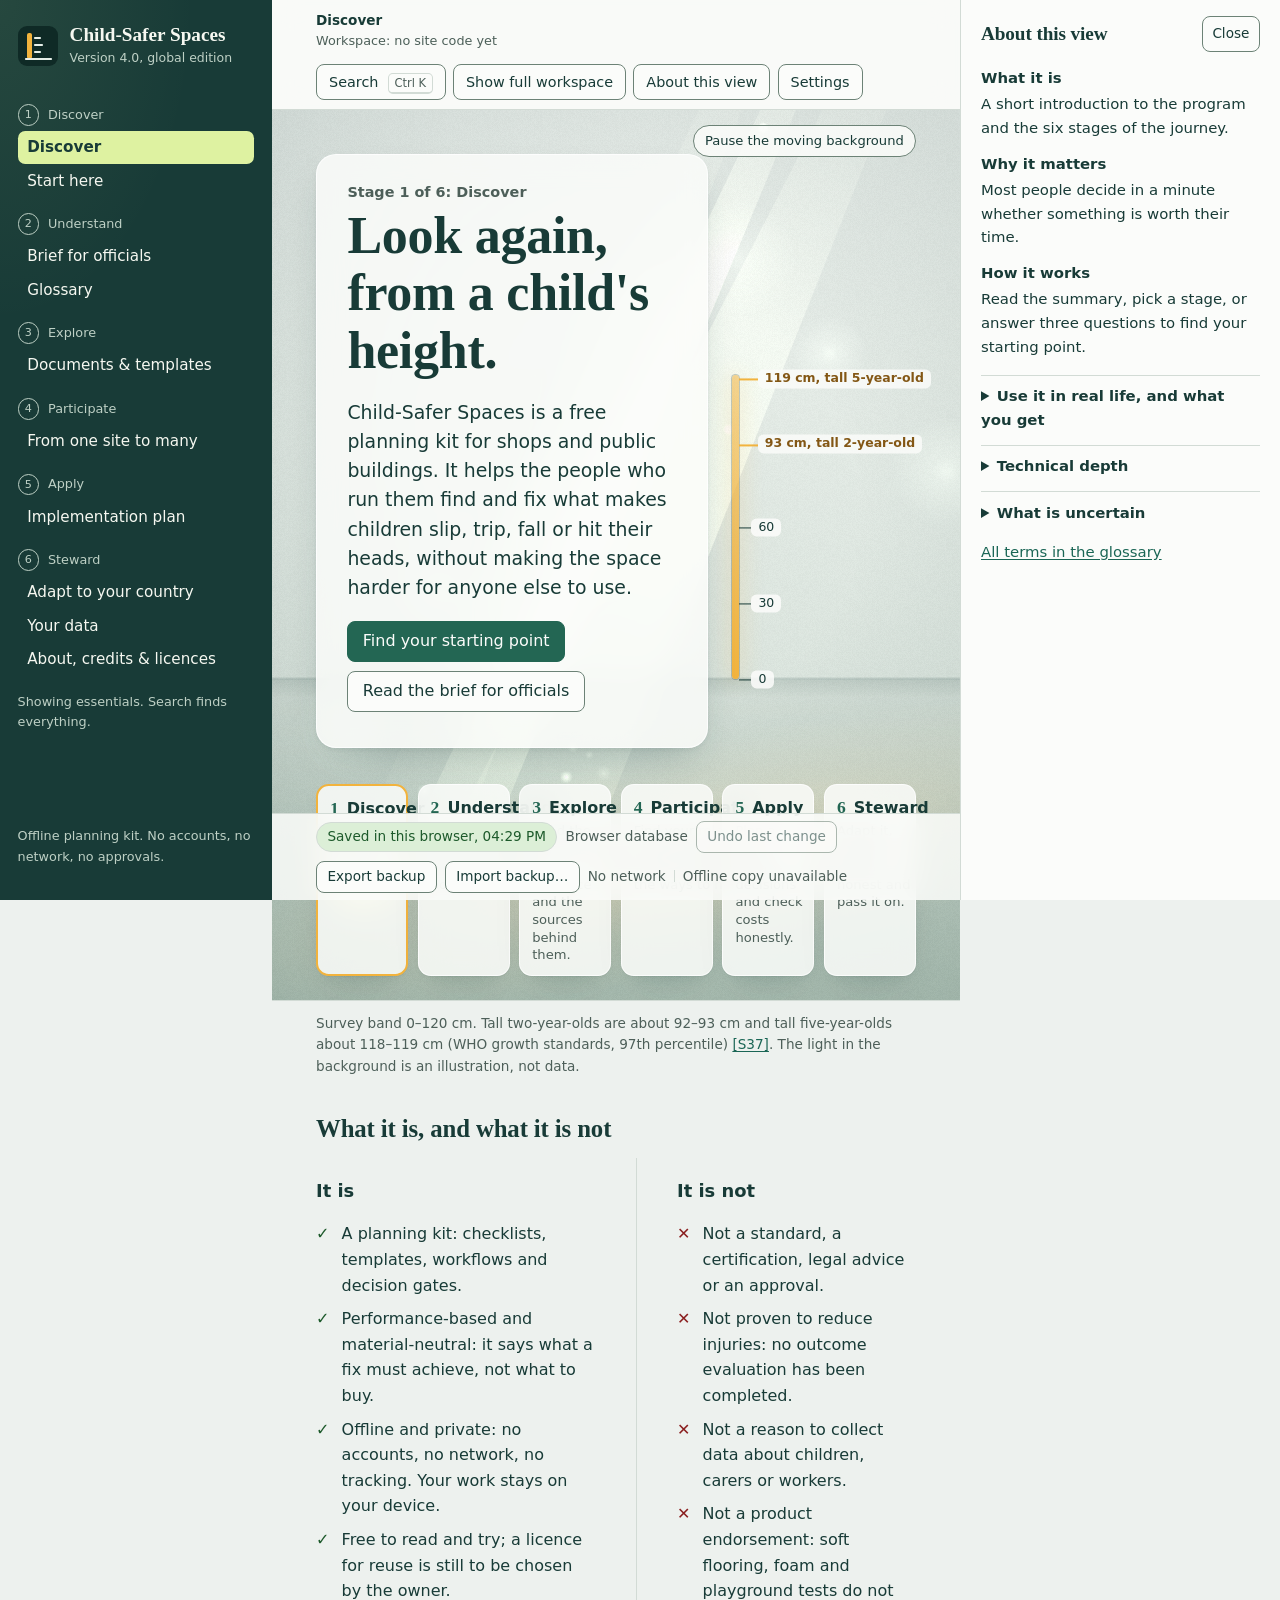
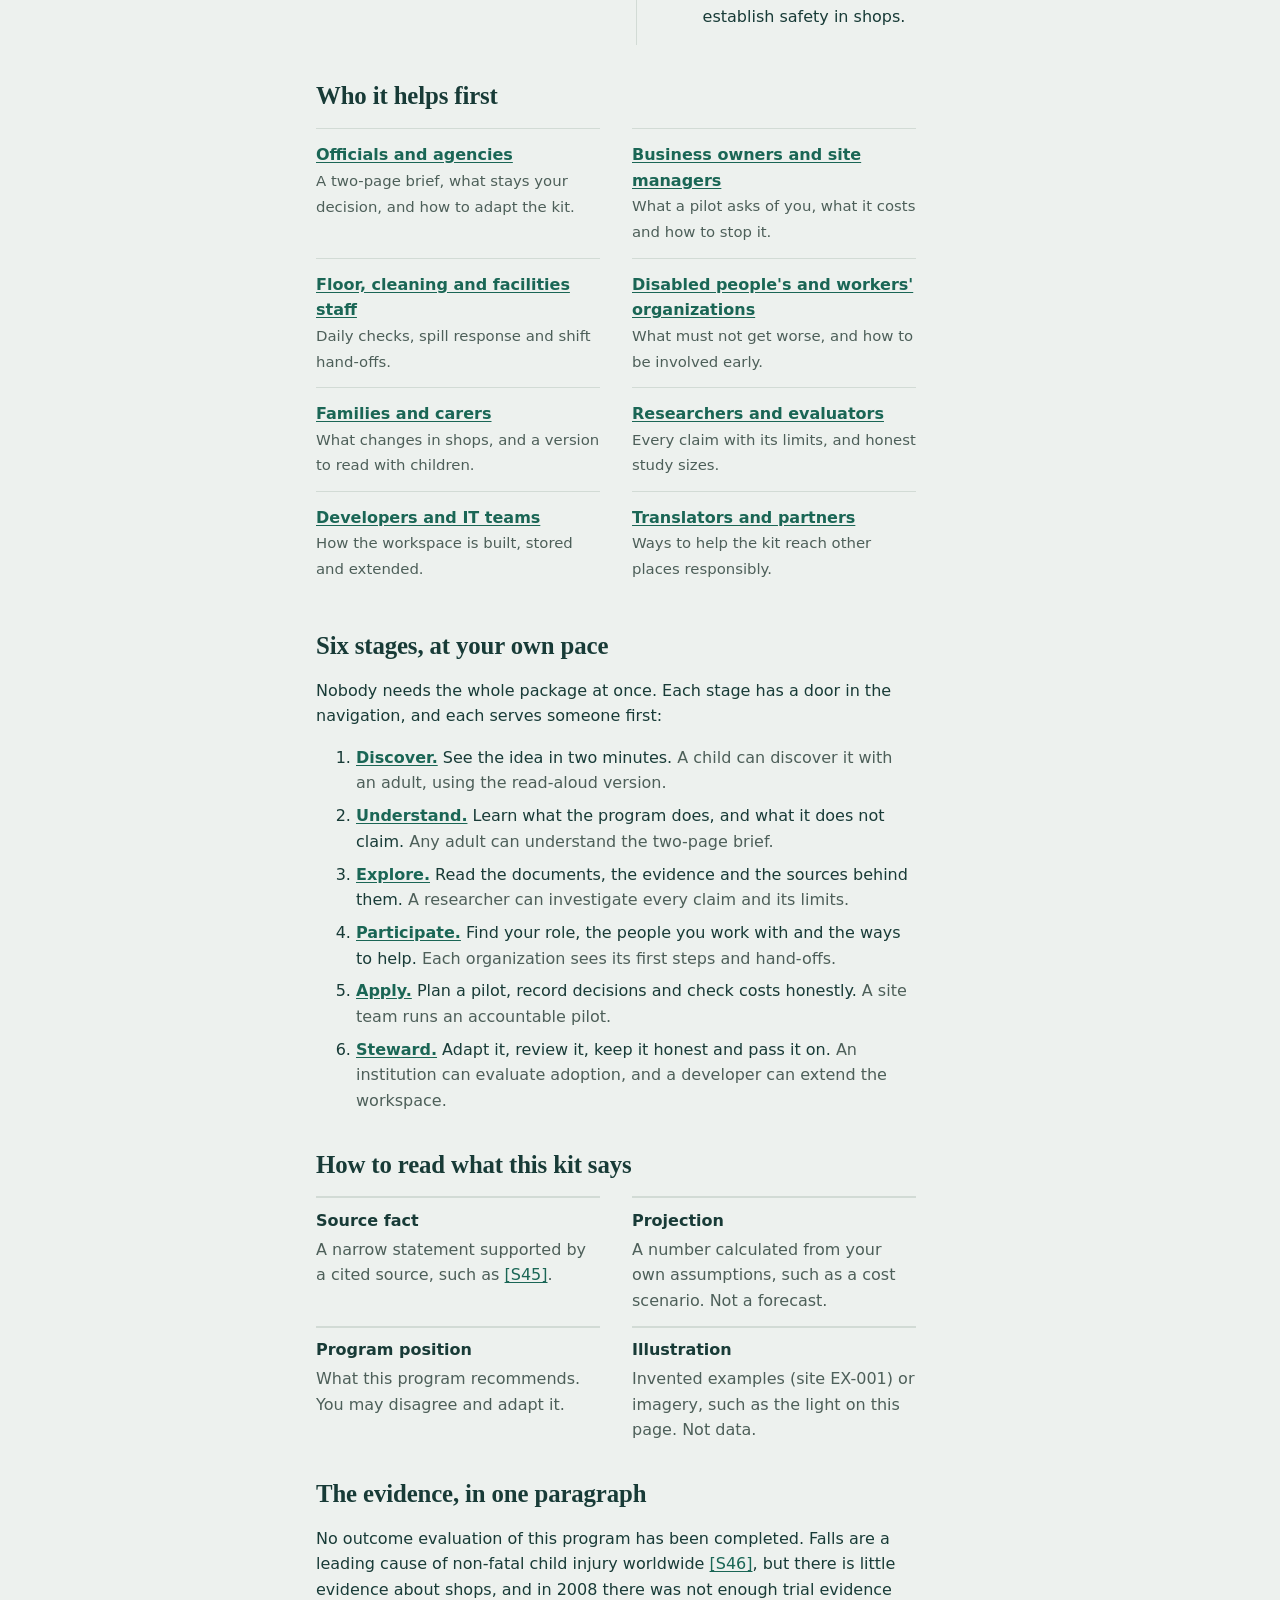
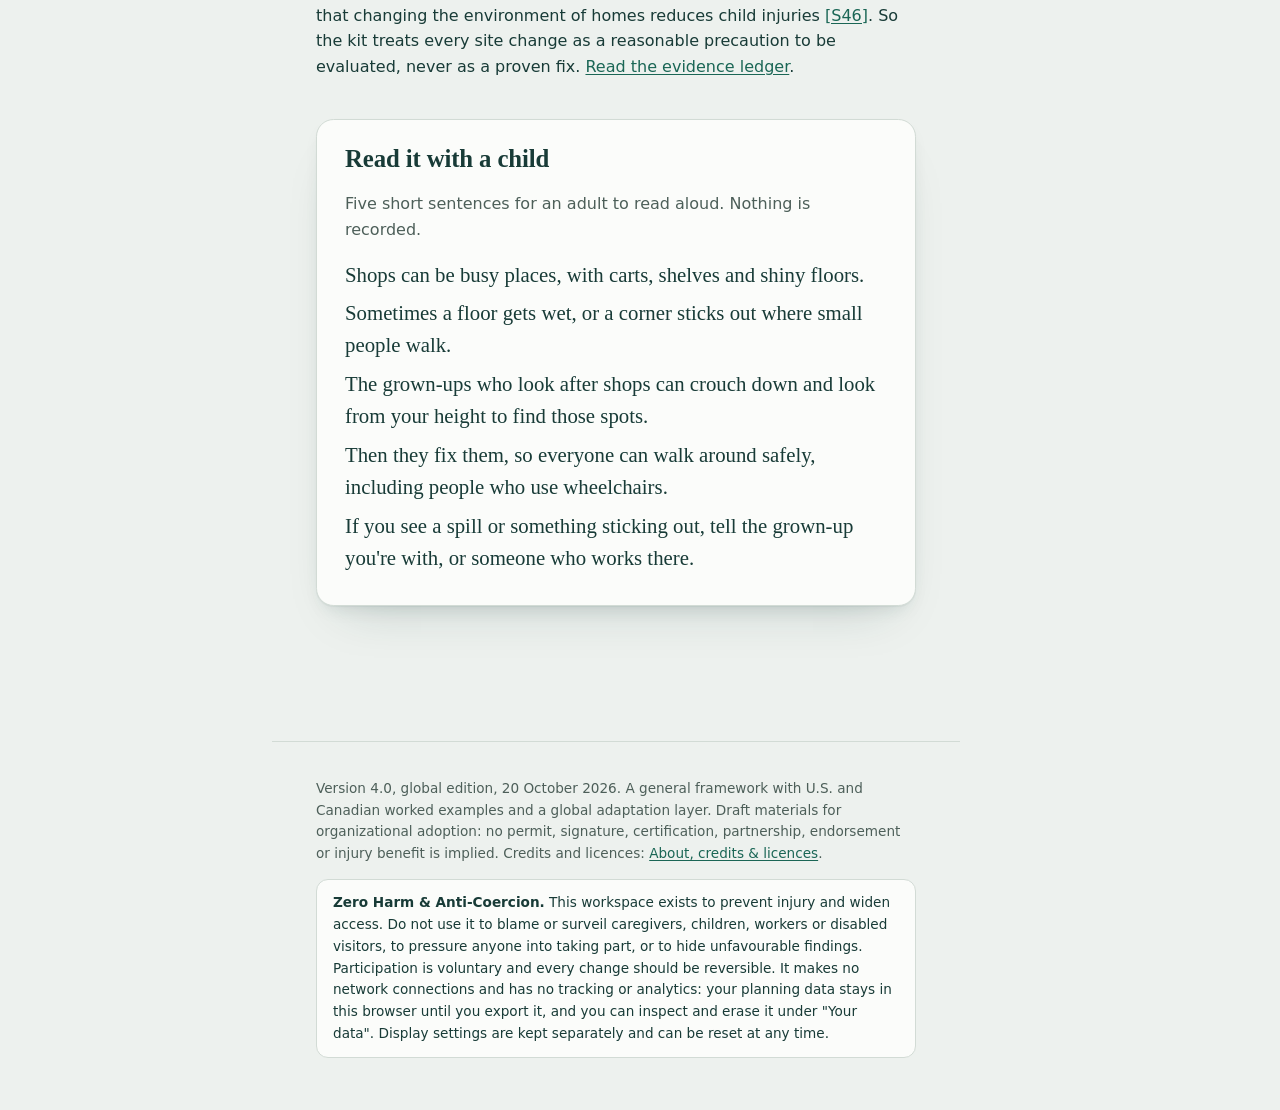
<file: index.html>
<!doctype html>
<html lang="en">
<head>
<meta charset="utf-8">
<meta name="viewport" content="width=device-width,initial-scale=1">
<!-- Network lock: this page may load only its own local files and may not connect anywhere.
     manifest-src and the service worker (script-src 'self') are used only when the folder is served from a secure web address. -->
<meta http-equiv="Content-Security-Policy" content="default-src 'none'; script-src 'self' file:; style-src 'self' file: 'unsafe-inline'; img-src 'self' file: data: blob:; manifest-src 'self'; connect-src 'none'; form-action 'none'; base-uri 'none'; object-src 'none'; frame-src 'none'">
<meta name="referrer" content="no-referrer">
<meta name="description" content="Child-Safer Spaces: a free, offline planning kit for reducing slips, trips, falls and fixture-impact injuries in shops and public buildings children visit.">
<meta name="theme-color" content="#183b37">
<title>Child-Safer Spaces 4.0</title>
<link rel="icon" href="icon.svg" type="image/svg+xml">
<link rel="stylesheet" href="style.css">
</head>
<body>
<a class="skip" href="#main">Skip to content</a>

<!-- Left: navigation tree, grouped by the six journey stages. A drawer on small screens. -->
<aside id="sidebar" class="sidebar" aria-label="Workspace navigation">
  <div class="brand">
    <svg class="mark" viewBox="0 0 40 40" aria-hidden="true" focusable="false"><rect width="40" height="40" rx="9" fill="#0f2a26"/><rect x="9" y="7" width="5" height="26" rx="2" fill="#f2b33d"/><path d="M17 12h5M17 19h7M17 26h5M8 33h25" stroke="#e7efe9" stroke-width="2.2" stroke-linecap="round"/></svg>
    <div><span class="brandname">Child-Safer Spaces</span><span class="edition">Version 4.0, global edition</span></div>
  </div>
  <nav aria-label="Workspace sections" id="nav"></nav>
  <!-- On phones the top bar is short; these two controls live here instead. -->
  <div class="sideactions"><button type="button" id="modebtn2" aria-pressed="false">Show full workspace</button><button type="button" id="ctxbtn2" aria-controls="context">About this view</button></div>
  <p class="asidefoot">Offline planning kit. No accounts, no network, no approvals.</p>
</aside>

<!-- Right: "About this view" — layered explanations for whatever is on screen. -->
<aside id="context" class="context" aria-labelledby="ctx-title"></aside>
<div id="scrim" class="scrim" aria-hidden="true"></div>

<div class="page">
  <!-- Top bar: where you are, search, the essentials/full switch, the explanation panel and settings. -->
  <header class="topbar" id="topbar">
    <button type="button" id="menubtn" class="iconbtn menubtn" aria-controls="sidebar" aria-expanded="false">Menu</button>
    <div class="crumbs"><span id="crumb">Discover</span><span id="workspace-name"></span></div>
    <div class="topactions">
      <button type="button" id="searchbtn" aria-haspopup="dialog" aria-keyshortcuts="Control+K Meta+K /">Search <kbd>Ctrl K</kbd></button>
      <button type="button" id="modebtn" aria-pressed="false">Show full workspace</button>
      <button type="button" id="ctxbtn" aria-controls="context" aria-expanded="false">About this view</button>
      <button type="button" id="settingsbtn" aria-haspopup="dialog">Settings</button>
    </div>
  </header>

  <main id="main" tabindex="-1">
    <div id="banner" hidden></div>
    <div id="status" role="status" aria-live="polite"></div>
    <section id="importpanel" hidden aria-label="Backup review"></section>
    <section id="view">
      <!-- Replaced as soon as the workspace scripts run. If it stays, the scripts did not load. -->
      <div class="notice warning" id="noscript-notice">
        <p><strong>The workspace scripts have not loaded.</strong> If this message stays visible, open <code>standalone.html</code> from the same folder, make sure the whole ZIP was extracted, or read README.md. The documents are also available as files in the <code>documents</code> folder and in <code>handbook.html</code>, which works without scripts.</p>
      </div>
    </section>
  </main>

  <!-- Bottom: where your work is kept, and the data actions next to it. -->
  <div class="statusbar" id="statusbar" role="region" aria-label="Workspace status and data actions">
    <span id="storage" class="storage" data-state="pending">Checking storage…</span>
    <span id="engine" class="sbitem">Checking…</span>
    <button id="undo" type="button" disabled>Undo last change</button>
    <button id="export" type="button">Export backup</button>
    <button id="importbutton" type="button">Import backup…</button>
    <input id="import" type="file" accept=".json,application/json" aria-label="Choose a planning backup file" hidden>
    <span id="net" class="sbitem" title="A content-security policy in this page blocks every network connection.">No network</span>
    <span id="offline" class="sbitem">Checking offline use…</span>
  </div>

  <footer class="sitefoot">
    <p>Version 4.0, global edition, 20 October 2026. A general framework with U.S. and Canadian worked examples and a global adaptation layer. Draft materials for organizational adoption: no permit, signature, certification, partnership, endorsement or injury benefit is implied. Credits and licences: <a href="#/about">About, credits &amp; licences</a>.</p>
    <div class="zeroharm"><strong>Zero Harm &amp; Anti-Coercion.</strong> This workspace exists to prevent injury and widen access. Do not use it to blame or surveil caregivers, children, workers or disabled visitors, to pressure anyone into taking part, or to hide unfavourable findings. Participation is voluntary and every change should be reversible. It makes no network connections and has no tracking or analytics: your planning data stays in this browser until you export it, and you can inspect and erase it under "Your data". Display settings are kept separately and can be reset at any time.</div>
  </footer>
</div>

<!-- Search across the whole workspace (Ctrl K, Cmd K or "/"). Results are links; nothing runs from here. -->
<dialog id="searchdlg" class="dialog" aria-labelledby="searchtitle">
  <div class="dlghead"><h2 id="searchtitle">Search the workspace</h2><button type="button" id="searchclose" class="iconbtn">Close<span class="visually-hidden"> search</span></button></div>
  <label for="searchq">Words to find<input type="search" id="searchq" autocomplete="off" placeholder="e.g. spill, translation, gate G2" aria-describedby="searchcount"></label>
  <p id="searchcount" class="muted" role="status"></p>
  <ul id="searchresults" class="results" aria-label="Search results"></ul>
</dialog>

<!-- Display settings. Stored in this browser only; never contains planning data. -->
<dialog id="settingsdlg" class="dialog" aria-labelledby="settingstitle">
  <div class="dlghead"><h2 id="settingstitle">Settings</h2><button type="button" id="settingsclose" class="iconbtn">Close<span class="visually-hidden"> settings</span></button></div>
  <form id="settingsform" class="settings">
    <fieldset><legend>Colour theme</legend>
      <label class="choice"><input type="radio" name="set-theme" value="system"><span>Follow this device</span></label>
      <label class="choice"><input type="radio" name="set-theme" value="light"><span>Light</span></label>
      <label class="choice"><input type="radio" name="set-theme" value="dark"><span>Dark</span></label></fieldset>
    <fieldset><legend>Text size</legend>
      <label class="choice"><input type="radio" name="set-text" value="100"><span>Standard</span></label>
      <label class="choice"><input type="radio" name="set-text" value="112"><span>Large</span></label>
      <label class="choice"><input type="radio" name="set-text" value="125"><span>Larger</span></label>
      <label class="choice"><input type="radio" name="set-text" value="150"><span>Largest</span></label></fieldset>
    <fieldset><legend>Contrast</legend>
      <label class="choice"><input type="radio" name="set-contrast" value="standard"><span>Standard</span></label>
      <label class="choice"><input type="radio" name="set-contrast" value="more"><span>More contrast, solid surfaces</span></label></fieldset>
    <fieldset><legend>Motion</legend>
      <label class="choice"><input type="radio" name="set-motion" value="system"><span>Follow this device</span></label>
      <label class="choice"><input type="radio" name="set-motion" value="reduce"><span>Reduce motion</span></label></fieldset>
    <fieldset><legend>Background scene on Discover</legend>
      <label class="choice"><input type="radio" name="set-atmosphere" value="auto"><span>Moving, when the device allows it</span></label>
      <label class="choice"><input type="radio" name="set-atmosphere" value="still"><span>Still image</span></label>
      <label class="choice"><input type="radio" name="set-atmosphere" value="off"><span>Off</span></label></fieldset>
    <fieldset><legend>Surfaces</legend>
      <label class="choice"><input type="radio" name="set-surfaces" value="glass"><span>Frosted glass</span></label>
      <label class="choice"><input type="radio" name="set-surfaces" value="solid"><span>Solid</span></label></fieldset>
    <fieldset><legend>Navigation</legend>
      <label class="choice"><input type="radio" name="set-mode" value="essentials"><span>Essentials only</span></label>
      <label class="choice"><input type="radio" name="set-mode" value="full"><span>Full workspace</span></label></fieldset>
  </form>
  <p id="settingsnote" class="muted" role="status"></p>
  <p class="muted">Settings are stored in this browser's local storage under <code>child-safer-spaces-settings</code>. They contain no planning data.</p>
  <div class="toolbar"><button type="button" id="settingsreset">Reset settings</button></div>
</dialog>

<div id="printarea"></div>
<script src="data.js"></script>
<script src="core.js"></script>
<script src="store.js"></script>
<script src="atmosphere.js"></script>
<script src="app.js"></script>
</body>
</html>
</file>
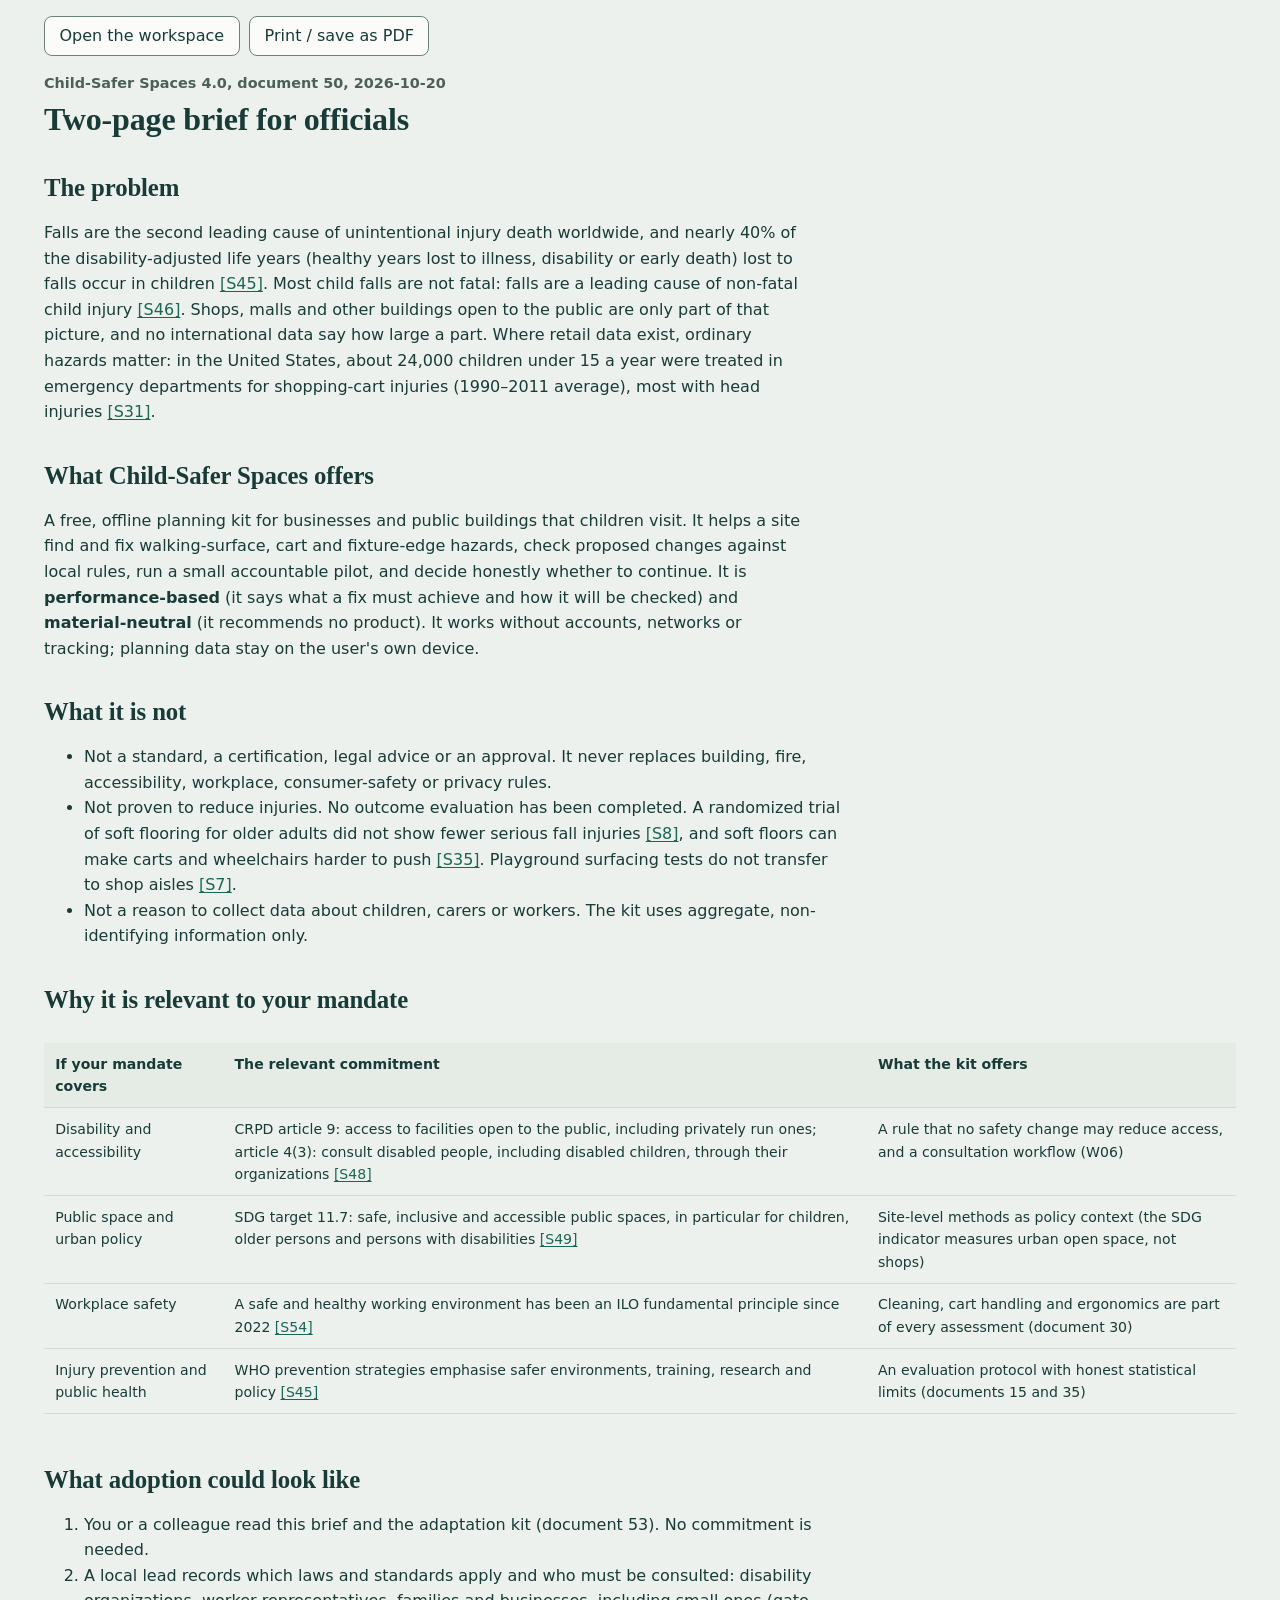
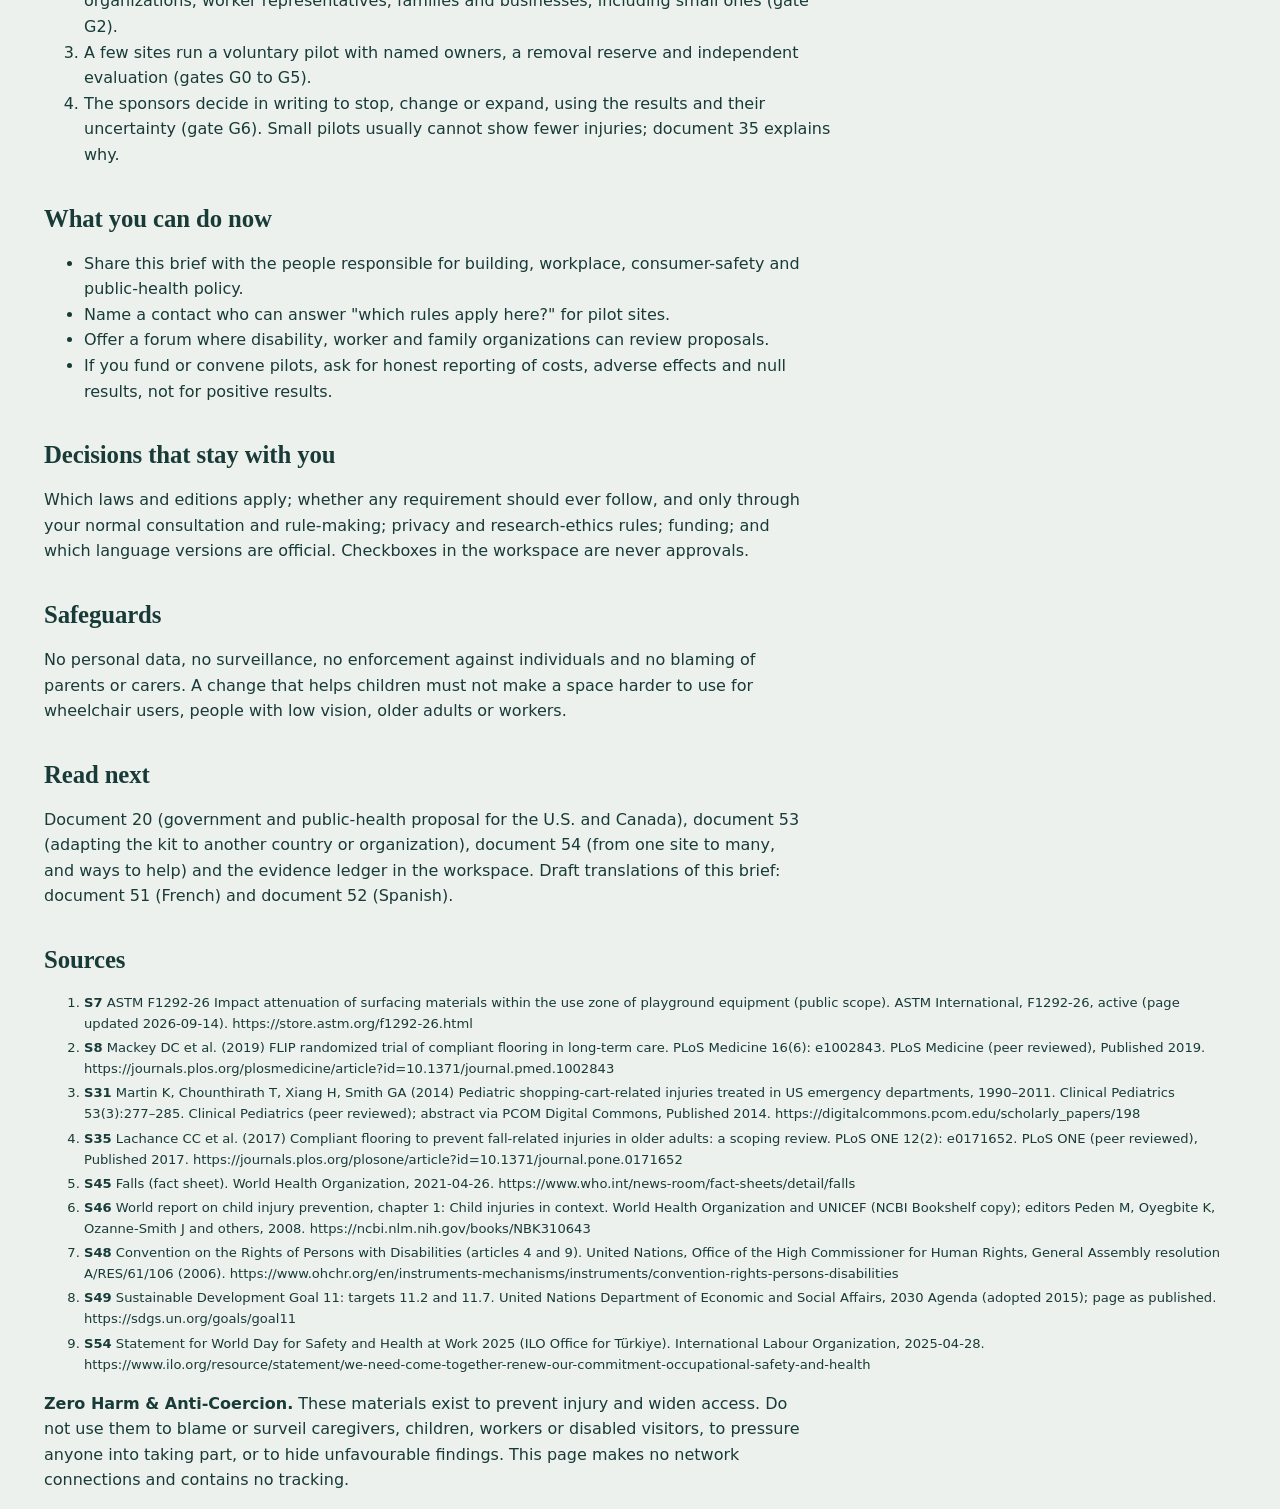
<file: briefs/brief-en.html>
<!doctype html>
<html lang="en"><head><meta charset="utf-8"><meta name="viewport" content="width=device-width,initial-scale=1"><meta http-equiv="Content-Security-Policy" content="default-src 'none'; script-src 'sha256-5aTJBpu7YLZ1ErfpakGn/mDud9LeXsGfjyUcrKO9Z8w='; style-src 'self' file: 'unsafe-inline'; img-src 'self' file: data:; connect-src 'none'; form-action 'none'; base-uri 'none'; object-src 'none'"><meta name="referrer" content="no-referrer"><title>Two-page brief for officials</title><link rel="stylesheet" href="../style.css"><style>main.hb{margin:0 auto;max-width:820px;padding:0 24px}.brief h1{font-size:2rem;max-width:none}.brief .refs li{font-size:.82rem;margin:.2rem 0;max-width:none;word-break:break-word}@media print{@page{margin:14mm 14mm;@bottom-right{content:counter(page) " / " counter(pages);font-size:8pt}@bottom-left{content:"Child-Safer Spaces 4.0 · document 50 · planning draft, not an approval";font-size:8pt}}body{font-size:9.6pt}.brief h1{font-size:17pt}.brief h2{font-size:12pt;margin:12pt 0 4pt}.brief p,.brief li{margin:3pt 0}.brief table{font-size:8.2pt}.brief .refs li{font-size:7.6pt}.hb .toolbar{display:none}main.hb{max-width:none;padding:0}}</style></head><body><main class="hb brief" id="main"><div class="toolbar"><a class="button" href="../index.html#/brief">Open the workspace</a><button type="button" id="printbtn">Print / save as PDF</button></div><p class="eyebrow">Child-Safer Spaces 4.0, document 50, 2026-10-20</p><h1>Two-page brief for officials</h1><h2>The problem</h2><p>Falls are the second leading cause of unintentional injury death worldwide, and nearly 40% of the disability-adjusted life years (healthy years lost to illness, disability or early death) lost to falls occur in children <a href="https://www.who.int/news-room/fact-sheets/detail/falls" target="_blank" rel="noopener noreferrer" title="Falls (fact sheet)">[S45]</a>. Most child falls are not fatal: falls are a leading cause of non-fatal child injury <a href="https://ncbi.nlm.nih.gov/books/NBK310643" target="_blank" rel="noopener noreferrer" title="World report on child injury prevention, chapter 1: Child injuries in context">[S46]</a>. Shops, malls and other buildings open to the public are only part of that picture, and no international data say how large a part. Where retail data exist, ordinary hazards matter: in the United States, about 24,000 children under 15 a year were treated in emergency departments for shopping-cart injuries (1990–2011 average), most with head injuries <a href="https://digitalcommons.pcom.edu/scholarly_papers/198" target="_blank" rel="noopener noreferrer" title="Martin K, Chounthirath T, Xiang H, Smith GA (2014) Pediatric shopping-cart-related injuries treated in US emergency departments, 1990–2011. Clinical Pediatrics 53(3):277–285">[S31]</a>.</p><h2>What Child-Safer Spaces offers</h2><p>A free, offline planning kit for businesses and public buildings that children visit. It helps a site find and fix walking-surface, cart and fixture-edge hazards, check proposed changes against local rules, run a small accountable pilot, and decide honestly whether to continue. It is <strong>performance-based</strong> (it says what a fix must achieve and how it will be checked) and <strong>material-neutral</strong> (it recommends no product). It works without accounts, networks or tracking; planning data stay on the user&#39;s own device.</p><h2>What it is not</h2><ul><li>Not a standard, a certification, legal advice or an approval. It never replaces building, fire, accessibility, workplace, consumer-safety or privacy rules.</li><li>Not proven to reduce injuries. No outcome evaluation has been completed. A randomized trial of soft flooring for older adults did not show fewer serious fall injuries <a href="https://journals.plos.org/plosmedicine/article?id=10.1371/journal.pmed.1002843" target="_blank" rel="noopener noreferrer" title="Mackey DC et al. (2019) FLIP randomized trial of compliant flooring in long-term care. PLoS Medicine 16(6): e1002843">[S8]</a>, and soft floors can make carts and wheelchairs harder to push <a href="https://journals.plos.org/plosone/article?id=10.1371/journal.pone.0171652" target="_blank" rel="noopener noreferrer" title="Lachance CC et al. (2017) Compliant flooring to prevent fall-related injuries in older adults: a scoping review. PLoS ONE 12(2): e0171652">[S35]</a>. Playground surfacing tests do not transfer to shop aisles <a href="https://store.astm.org/f1292-26.html" target="_blank" rel="noopener noreferrer" title="ASTM F1292-26 Impact attenuation of surfacing materials within the use zone of playground equipment (public scope)">[S7]</a>.</li><li>Not a reason to collect data about children, carers or workers. The kit uses aggregate, non-identifying information only.</li></ul><h2>Why it is relevant to your mandate</h2><div class="tablewrap" tabindex="0" role="region" aria-label="Brief, table 1: If your mandate covers, The relevant commitment"><table><thead><tr><th scope="col">If your mandate covers</th><th scope="col">The relevant commitment</th><th scope="col">What the kit offers</th></tr></thead><tbody><tr><td>Disability and accessibility</td><td>CRPD article 9: access to facilities open to the public, including privately run ones; article 4(3): consult disabled people, including disabled children, through their organizations <a href="https://www.ohchr.org/en/instruments-mechanisms/instruments/convention-rights-persons-disabilities" target="_blank" rel="noopener noreferrer" title="Convention on the Rights of Persons with Disabilities (articles 4 and 9)">[S48]</a></td><td>A rule that no safety change may reduce access, and a consultation workflow (W06)</td></tr><tr><td>Public space and urban policy</td><td>SDG target 11.7: safe, inclusive and accessible public spaces, in particular for children, older persons and persons with disabilities <a href="https://sdgs.un.org/goals/goal11" target="_blank" rel="noopener noreferrer" title="Sustainable Development Goal 11: targets 11.2 and 11.7">[S49]</a></td><td>Site-level methods as policy context (the SDG indicator measures urban open space, not shops)</td></tr><tr><td>Workplace safety</td><td>A safe and healthy working environment has been an ILO fundamental principle since 2022 <a href="https://www.ilo.org/resource/statement/we-need-come-together-renew-our-commitment-occupational-safety-and-health" target="_blank" rel="noopener noreferrer" title="Statement for World Day for Safety and Health at Work 2025 (ILO Office for Türkiye)">[S54]</a></td><td>Cleaning, cart handling and ergonomics are part of every assessment (document 30)</td></tr><tr><td>Injury prevention and public health</td><td>WHO prevention strategies emphasise safer environments, training, research and policy <a href="https://www.who.int/news-room/fact-sheets/detail/falls" target="_blank" rel="noopener noreferrer" title="Falls (fact sheet)">[S45]</a></td><td>An evaluation protocol with honest statistical limits (documents 15 and 35)</td></tr></tbody></table></div><h2>What adoption could look like</h2><ol><li>You or a colleague read this brief and the adaptation kit (document 53). No commitment is needed.</li><li>A local lead records which laws and standards apply and who must be consulted: disability organizations, worker representatives, families and businesses, including small ones (gate G2).</li><li>A few sites run a voluntary pilot with named owners, a removal reserve and independent evaluation (gates G0 to G5).</li><li>The sponsors decide in writing to stop, change or expand, using the results and their uncertainty (gate G6). Small pilots usually cannot show fewer injuries; document 35 explains why.</li></ol><h2>What you can do now</h2><ul><li>Share this brief with the people responsible for building, workplace, consumer-safety and public-health policy.</li><li>Name a contact who can answer &quot;which rules apply here?&quot; for pilot sites.</li><li>Offer a forum where disability, worker and family organizations can review proposals.</li><li>If you fund or convene pilots, ask for honest reporting of costs, adverse effects and null results, not for positive results.</li></ul><h2>Decisions that stay with you</h2><p>Which laws and editions apply; whether any requirement should ever follow, and only through your normal consultation and rule-making; privacy and research-ethics rules; funding; and which language versions are official. Checkboxes in the workspace are never approvals.</p><h2>Safeguards</h2><p>No personal data, no surveillance, no enforcement against individuals and no blaming of parents or carers. A change that helps children must not make a space harder to use for wheelchair users, people with low vision, older adults or workers.</p><h2>Read next</h2><p>Document 20 (government and public-health proposal for the U.S. and Canada), document 53 (adapting the kit to another country or organization), document 54 (from one site to many, and ways to help) and the evidence ledger in the workspace. Draft translations of this brief: document 51 (French) and document 52 (Spanish).</p><section class="refs"><h2>Sources</h2><ol><li id="src-S7"><strong>S7</strong> ASTM F1292-26 Impact attenuation of surfacing materials within the use zone of playground equipment (public scope). ASTM International, F1292-26, active (page updated 2026-09-14). https://store.astm.org/f1292-26.html</li><li id="src-S8"><strong>S8</strong> Mackey DC et al. (2019) FLIP randomized trial of compliant flooring in long-term care. PLoS Medicine 16(6): e1002843. PLoS Medicine (peer reviewed), Published 2019. https://journals.plos.org/plosmedicine/article?id=10.1371/journal.pmed.1002843</li><li id="src-S31"><strong>S31</strong> Martin K, Chounthirath T, Xiang H, Smith GA (2014) Pediatric shopping-cart-related injuries treated in US emergency departments, 1990–2011. Clinical Pediatrics 53(3):277–285. Clinical Pediatrics (peer reviewed); abstract via PCOM Digital Commons, Published 2014. https://digitalcommons.pcom.edu/scholarly_papers/198</li><li id="src-S35"><strong>S35</strong> Lachance CC et al. (2017) Compliant flooring to prevent fall-related injuries in older adults: a scoping review. PLoS ONE 12(2): e0171652. PLoS ONE (peer reviewed), Published 2017. https://journals.plos.org/plosone/article?id=10.1371/journal.pone.0171652</li><li id="src-S45"><strong>S45</strong> Falls (fact sheet). World Health Organization, 2021-04-26. https://www.who.int/news-room/fact-sheets/detail/falls</li><li id="src-S46"><strong>S46</strong> World report on child injury prevention, chapter 1: Child injuries in context. World Health Organization and UNICEF (NCBI Bookshelf copy); editors Peden M, Oyegbite K, Ozanne-Smith J and others, 2008. https://ncbi.nlm.nih.gov/books/NBK310643</li><li id="src-S48"><strong>S48</strong> Convention on the Rights of Persons with Disabilities (articles 4 and 9). United Nations, Office of the High Commissioner for Human Rights, General Assembly resolution A/RES/61/106 (2006). https://www.ohchr.org/en/instruments-mechanisms/instruments/convention-rights-persons-disabilities</li><li id="src-S49"><strong>S49</strong> Sustainable Development Goal 11: targets 11.2 and 11.7. United Nations Department of Economic and Social Affairs, 2030 Agenda (adopted 2015); page as published. https://sdgs.un.org/goals/goal11</li><li id="src-S54"><strong>S54</strong> Statement for World Day for Safety and Health at Work 2025 (ILO Office for Türkiye). International Labour Organization, 2025-04-28. https://www.ilo.org/resource/statement/we-need-come-together-renew-our-commitment-occupational-safety-and-health</li></ol></section><footer><p><strong>Zero Harm &amp; Anti-Coercion.</strong> These materials exist to prevent injury and widen access. Do not use them to blame or surveil caregivers, children, workers or disabled visitors, to pressure anyone into taking part, or to hide unfavourable findings. This page makes no network connections and contains no tracking.</p></footer></main><script>document.getElementById('printbtn').addEventListener('click',function(){window.print();});</script></body></html>
</file>
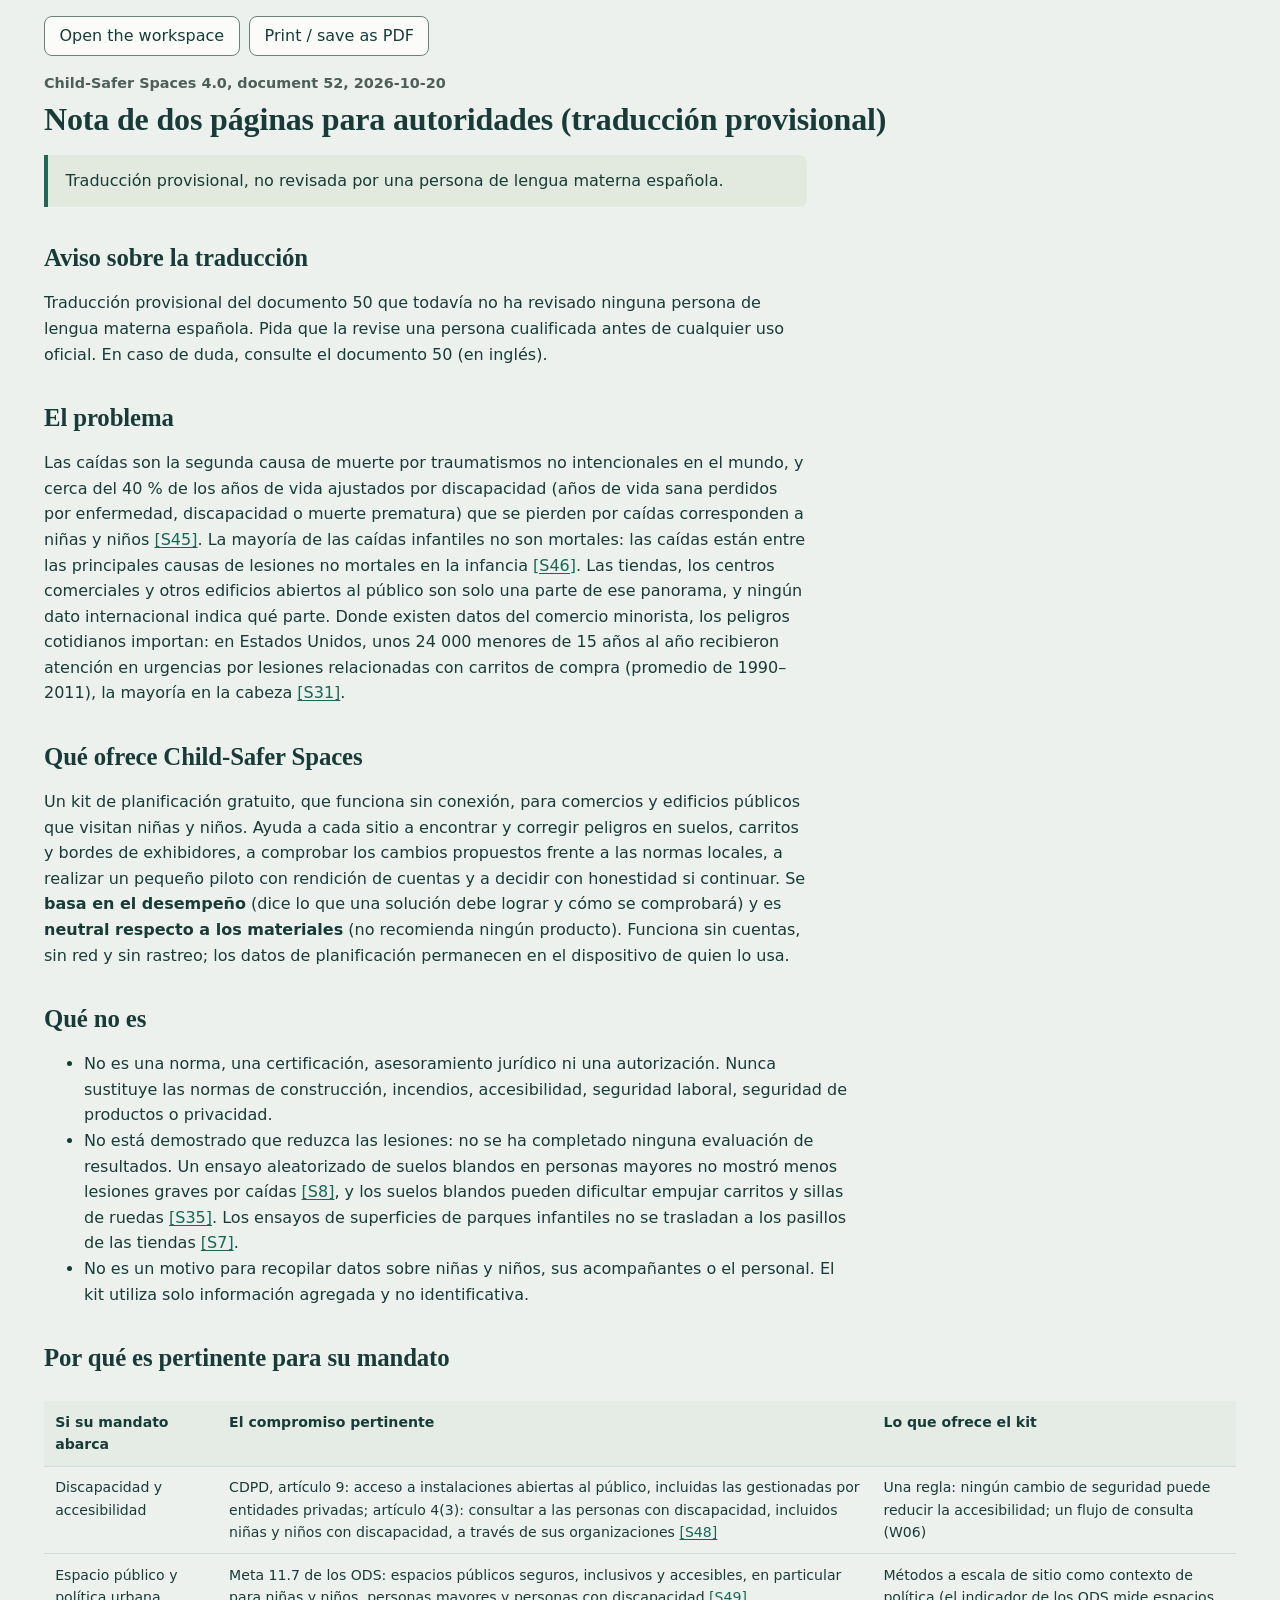
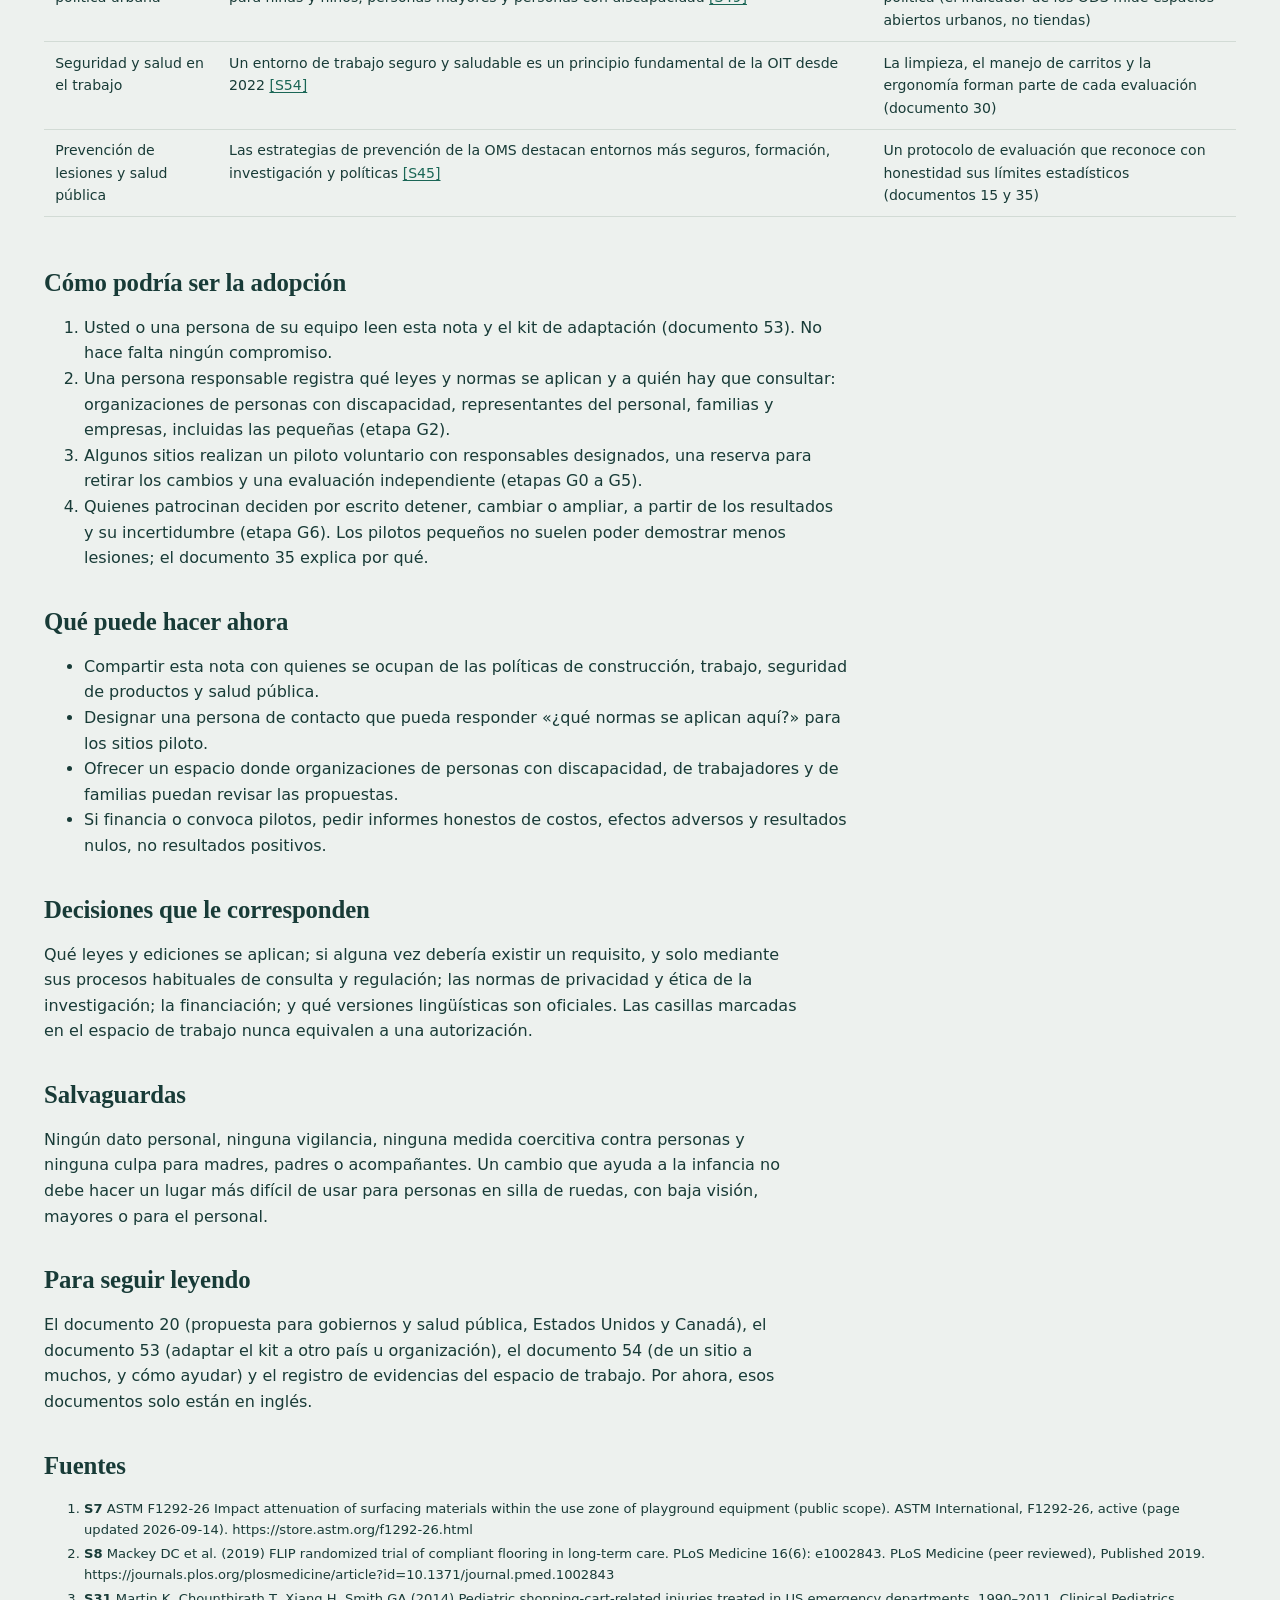
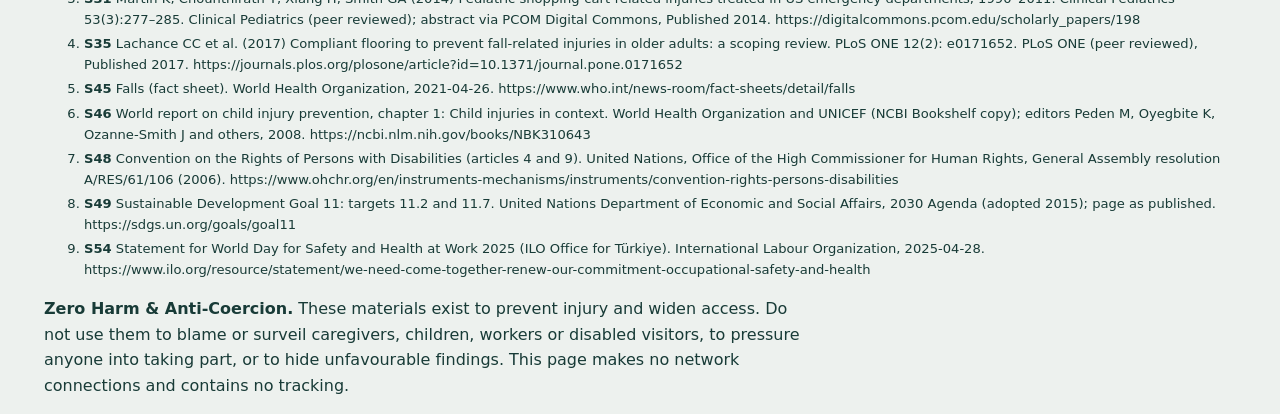
<file: briefs/brief-es.html>
<!doctype html>
<html lang="es"><head><meta charset="utf-8"><meta name="viewport" content="width=device-width,initial-scale=1"><meta http-equiv="Content-Security-Policy" content="default-src 'none'; script-src 'sha256-5aTJBpu7YLZ1ErfpakGn/mDud9LeXsGfjyUcrKO9Z8w='; style-src 'self' file: 'unsafe-inline'; img-src 'self' file: data:; connect-src 'none'; form-action 'none'; base-uri 'none'; object-src 'none'"><meta name="referrer" content="no-referrer"><title>Nota de dos páginas para autoridades (traducción provisional)</title><link rel="stylesheet" href="../style.css"><style>main.hb{margin:0 auto;max-width:820px;padding:0 24px}.brief h1{font-size:2rem;max-width:none}.brief .refs li{font-size:.82rem;margin:.2rem 0;max-width:none;word-break:break-word}@media print{@page{margin:14mm 14mm;@bottom-right{content:counter(page) " / " counter(pages);font-size:8pt}@bottom-left{content:"Child-Safer Spaces 4.0 · document 52 · planning draft, not an approval";font-size:8pt}}body{font-size:9.6pt}.brief h1{font-size:17pt}.brief h2{font-size:12pt;margin:12pt 0 4pt}.brief p,.brief li{margin:3pt 0}.brief table{font-size:8.2pt}.brief .refs li{font-size:7.6pt}.hb .toolbar{display:none}main.hb{max-width:none;padding:0}}</style></head><body><main class="hb brief" id="main"><div class="toolbar"><a class="button" href="../index.html#/brief">Open the workspace</a><button type="button" id="printbtn">Print / save as PDF</button></div><p class="eyebrow">Child-Safer Spaces 4.0, document 52, 2026-10-20</p><h1>Nota de dos páginas para autoridades (traducción provisional)</h1><p class="notice">Traducción provisional, no revisada por una persona de lengua materna española.</p><h2>Aviso sobre la traducción</h2><p>Traducción provisional del documento 50 que todavía no ha revisado ninguna persona de lengua materna española. Pida que la revise una persona cualificada antes de cualquier uso oficial. En caso de duda, consulte el documento 50 (en inglés).</p><h2>El problema</h2><p>Las caídas son la segunda causa de muerte por traumatismos no intencionales en el mundo, y cerca del 40 % de los años de vida ajustados por discapacidad (años de vida sana perdidos por enfermedad, discapacidad o muerte prematura) que se pierden por caídas corresponden a niñas y niños <a href="https://www.who.int/news-room/fact-sheets/detail/falls" target="_blank" rel="noopener noreferrer" title="Falls (fact sheet)">[S45]</a>. La mayoría de las caídas infantiles no son mortales: las caídas están entre las principales causas de lesiones no mortales en la infancia <a href="https://ncbi.nlm.nih.gov/books/NBK310643" target="_blank" rel="noopener noreferrer" title="World report on child injury prevention, chapter 1: Child injuries in context">[S46]</a>. Las tiendas, los centros comerciales y otros edificios abiertos al público son solo una parte de ese panorama, y ningún dato internacional indica qué parte. Donde existen datos del comercio minorista, los peligros cotidianos importan: en Estados Unidos, unos 24 000 menores de 15 años al año recibieron atención en urgencias por lesiones relacionadas con carritos de compra (promedio de 1990–2011), la mayoría en la cabeza <a href="https://digitalcommons.pcom.edu/scholarly_papers/198" target="_blank" rel="noopener noreferrer" title="Martin K, Chounthirath T, Xiang H, Smith GA (2014) Pediatric shopping-cart-related injuries treated in US emergency departments, 1990–2011. Clinical Pediatrics 53(3):277–285">[S31]</a>.</p><h2>Qué ofrece Child-Safer Spaces</h2><p>Un kit de planificación gratuito, que funciona sin conexión, para comercios y edificios públicos que visitan niñas y niños. Ayuda a cada sitio a encontrar y corregir peligros en suelos, carritos y bordes de exhibidores, a comprobar los cambios propuestos frente a las normas locales, a realizar un pequeño piloto con rendición de cuentas y a decidir con honestidad si continuar. Se <strong>basa en el desempeño</strong> (dice lo que una solución debe lograr y cómo se comprobará) y es <strong>neutral respecto a los materiales</strong> (no recomienda ningún producto). Funciona sin cuentas, sin red y sin rastreo; los datos de planificación permanecen en el dispositivo de quien lo usa.</p><h2>Qué no es</h2><ul><li>No es una norma, una certificación, asesoramiento jurídico ni una autorización. Nunca sustituye las normas de construcción, incendios, accesibilidad, seguridad laboral, seguridad de productos o privacidad.</li><li>No está demostrado que reduzca las lesiones: no se ha completado ninguna evaluación de resultados. Un ensayo aleatorizado de suelos blandos en personas mayores no mostró menos lesiones graves por caídas <a href="https://journals.plos.org/plosmedicine/article?id=10.1371/journal.pmed.1002843" target="_blank" rel="noopener noreferrer" title="Mackey DC et al. (2019) FLIP randomized trial of compliant flooring in long-term care. PLoS Medicine 16(6): e1002843">[S8]</a>, y los suelos blandos pueden dificultar empujar carritos y sillas de ruedas <a href="https://journals.plos.org/plosone/article?id=10.1371/journal.pone.0171652" target="_blank" rel="noopener noreferrer" title="Lachance CC et al. (2017) Compliant flooring to prevent fall-related injuries in older adults: a scoping review. PLoS ONE 12(2): e0171652">[S35]</a>. Los ensayos de superficies de parques infantiles no se trasladan a los pasillos de las tiendas <a href="https://store.astm.org/f1292-26.html" target="_blank" rel="noopener noreferrer" title="ASTM F1292-26 Impact attenuation of surfacing materials within the use zone of playground equipment (public scope)">[S7]</a>.</li><li>No es un motivo para recopilar datos sobre niñas y niños, sus acompañantes o el personal. El kit utiliza solo información agregada y no identificativa.</li></ul><h2>Por qué es pertinente para su mandato</h2><div class="tablewrap" tabindex="0" role="region" aria-label="Brief, table 1: Si su mandato abarca, El compromiso pertinente"><table><thead><tr><th scope="col">Si su mandato abarca</th><th scope="col">El compromiso pertinente</th><th scope="col">Lo que ofrece el kit</th></tr></thead><tbody><tr><td>Discapacidad y accesibilidad</td><td>CDPD, artículo 9: acceso a instalaciones abiertas al público, incluidas las gestionadas por entidades privadas; artículo 4(3): consultar a las personas con discapacidad, incluidos niñas y niños con discapacidad, a través de sus organizaciones <a href="https://www.ohchr.org/en/instruments-mechanisms/instruments/convention-rights-persons-disabilities" target="_blank" rel="noopener noreferrer" title="Convention on the Rights of Persons with Disabilities (articles 4 and 9)">[S48]</a></td><td>Una regla: ningún cambio de seguridad puede reducir la accesibilidad; un flujo de consulta (W06)</td></tr><tr><td>Espacio público y política urbana</td><td>Meta 11.7 de los ODS: espacios públicos seguros, inclusivos y accesibles, en particular para niñas y niños, personas mayores y personas con discapacidad <a href="https://sdgs.un.org/goals/goal11" target="_blank" rel="noopener noreferrer" title="Sustainable Development Goal 11: targets 11.2 and 11.7">[S49]</a></td><td>Métodos a escala de sitio como contexto de política (el indicador de los ODS mide espacios abiertos urbanos, no tiendas)</td></tr><tr><td>Seguridad y salud en el trabajo</td><td>Un entorno de trabajo seguro y saludable es un principio fundamental de la OIT desde 2022 <a href="https://www.ilo.org/resource/statement/we-need-come-together-renew-our-commitment-occupational-safety-and-health" target="_blank" rel="noopener noreferrer" title="Statement for World Day for Safety and Health at Work 2025 (ILO Office for Türkiye)">[S54]</a></td><td>La limpieza, el manejo de carritos y la ergonomía forman parte de cada evaluación (documento 30)</td></tr><tr><td>Prevención de lesiones y salud pública</td><td>Las estrategias de prevención de la OMS destacan entornos más seguros, formación, investigación y políticas <a href="https://www.who.int/news-room/fact-sheets/detail/falls" target="_blank" rel="noopener noreferrer" title="Falls (fact sheet)">[S45]</a></td><td>Un protocolo de evaluación que reconoce con honestidad sus límites estadísticos (documentos 15 y 35)</td></tr></tbody></table></div><h2>Cómo podría ser la adopción</h2><ol><li>Usted o una persona de su equipo leen esta nota y el kit de adaptación (documento 53). No hace falta ningún compromiso.</li><li>Una persona responsable registra qué leyes y normas se aplican y a quién hay que consultar: organizaciones de personas con discapacidad, representantes del personal, familias y empresas, incluidas las pequeñas (etapa G2).</li><li>Algunos sitios realizan un piloto voluntario con responsables designados, una reserva para retirar los cambios y una evaluación independiente (etapas G0 a G5).</li><li>Quienes patrocinan deciden por escrito detener, cambiar o ampliar, a partir de los resultados y su incertidumbre (etapa G6). Los pilotos pequeños no suelen poder demostrar menos lesiones; el documento 35 explica por qué.</li></ol><h2>Qué puede hacer ahora</h2><ul><li>Compartir esta nota con quienes se ocupan de las políticas de construcción, trabajo, seguridad de productos y salud pública.</li><li>Designar una persona de contacto que pueda responder «¿qué normas se aplican aquí?» para los sitios piloto.</li><li>Ofrecer un espacio donde organizaciones de personas con discapacidad, de trabajadores y de familias puedan revisar las propuestas.</li><li>Si financia o convoca pilotos, pedir informes honestos de costos, efectos adversos y resultados nulos, no resultados positivos.</li></ul><h2>Decisiones que le corresponden</h2><p>Qué leyes y ediciones se aplican; si alguna vez debería existir un requisito, y solo mediante sus procesos habituales de consulta y regulación; las normas de privacidad y ética de la investigación; la financiación; y qué versiones lingüísticas son oficiales. Las casillas marcadas en el espacio de trabajo nunca equivalen a una autorización.</p><h2>Salvaguardas</h2><p>Ningún dato personal, ninguna vigilancia, ninguna medida coercitiva contra personas y ninguna culpa para madres, padres o acompañantes. Un cambio que ayuda a la infancia no debe hacer un lugar más difícil de usar para personas en silla de ruedas, con baja visión, mayores o para el personal.</p><h2>Para seguir leyendo</h2><p>El documento 20 (propuesta para gobiernos y salud pública, Estados Unidos y Canadá), el documento 53 (adaptar el kit a otro país u organización), el documento 54 (de un sitio a muchos, y cómo ayudar) y el registro de evidencias del espacio de trabajo. Por ahora, esos documentos solo están en inglés.</p><section class="refs"><h2>Fuentes</h2><ol><li id="src-S7"><strong>S7</strong> ASTM F1292-26 Impact attenuation of surfacing materials within the use zone of playground equipment (public scope). ASTM International, F1292-26, active (page updated 2026-09-14). https://store.astm.org/f1292-26.html</li><li id="src-S8"><strong>S8</strong> Mackey DC et al. (2019) FLIP randomized trial of compliant flooring in long-term care. PLoS Medicine 16(6): e1002843. PLoS Medicine (peer reviewed), Published 2019. https://journals.plos.org/plosmedicine/article?id=10.1371/journal.pmed.1002843</li><li id="src-S31"><strong>S31</strong> Martin K, Chounthirath T, Xiang H, Smith GA (2014) Pediatric shopping-cart-related injuries treated in US emergency departments, 1990–2011. Clinical Pediatrics 53(3):277–285. Clinical Pediatrics (peer reviewed); abstract via PCOM Digital Commons, Published 2014. https://digitalcommons.pcom.edu/scholarly_papers/198</li><li id="src-S35"><strong>S35</strong> Lachance CC et al. (2017) Compliant flooring to prevent fall-related injuries in older adults: a scoping review. PLoS ONE 12(2): e0171652. PLoS ONE (peer reviewed), Published 2017. https://journals.plos.org/plosone/article?id=10.1371/journal.pone.0171652</li><li id="src-S45"><strong>S45</strong> Falls (fact sheet). World Health Organization, 2021-04-26. https://www.who.int/news-room/fact-sheets/detail/falls</li><li id="src-S46"><strong>S46</strong> World report on child injury prevention, chapter 1: Child injuries in context. World Health Organization and UNICEF (NCBI Bookshelf copy); editors Peden M, Oyegbite K, Ozanne-Smith J and others, 2008. https://ncbi.nlm.nih.gov/books/NBK310643</li><li id="src-S48"><strong>S48</strong> Convention on the Rights of Persons with Disabilities (articles 4 and 9). United Nations, Office of the High Commissioner for Human Rights, General Assembly resolution A/RES/61/106 (2006). https://www.ohchr.org/en/instruments-mechanisms/instruments/convention-rights-persons-disabilities</li><li id="src-S49"><strong>S49</strong> Sustainable Development Goal 11: targets 11.2 and 11.7. United Nations Department of Economic and Social Affairs, 2030 Agenda (adopted 2015); page as published. https://sdgs.un.org/goals/goal11</li><li id="src-S54"><strong>S54</strong> Statement for World Day for Safety and Health at Work 2025 (ILO Office for Türkiye). International Labour Organization, 2025-04-28. https://www.ilo.org/resource/statement/we-need-come-together-renew-our-commitment-occupational-safety-and-health</li></ol></section><footer><p><strong>Zero Harm &amp; Anti-Coercion.</strong> These materials exist to prevent injury and widen access. Do not use them to blame or surveil caregivers, children, workers or disabled visitors, to pressure anyone into taking part, or to hide unfavourable findings. This page makes no network connections and contains no tracking.</p></footer></main><script>document.getElementById('printbtn').addEventListener('click',function(){window.print();});</script></body></html>
</file>
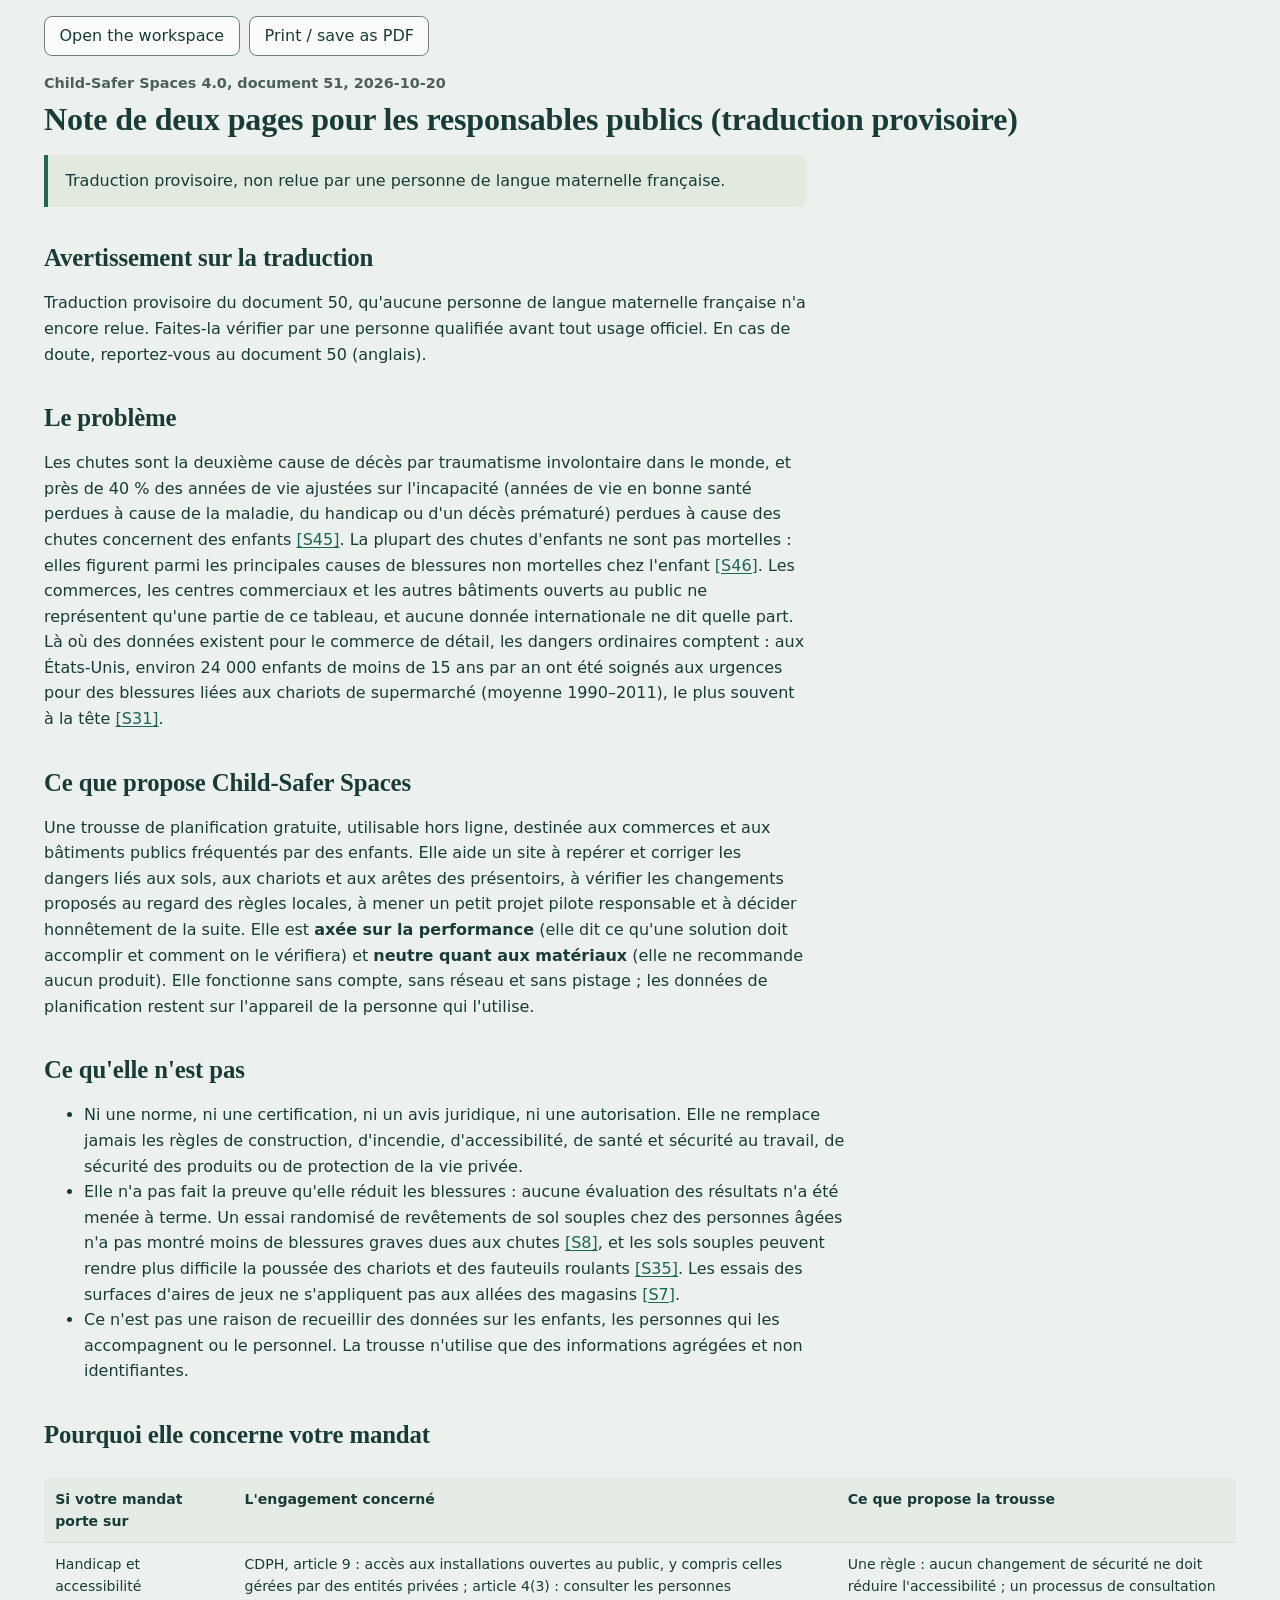
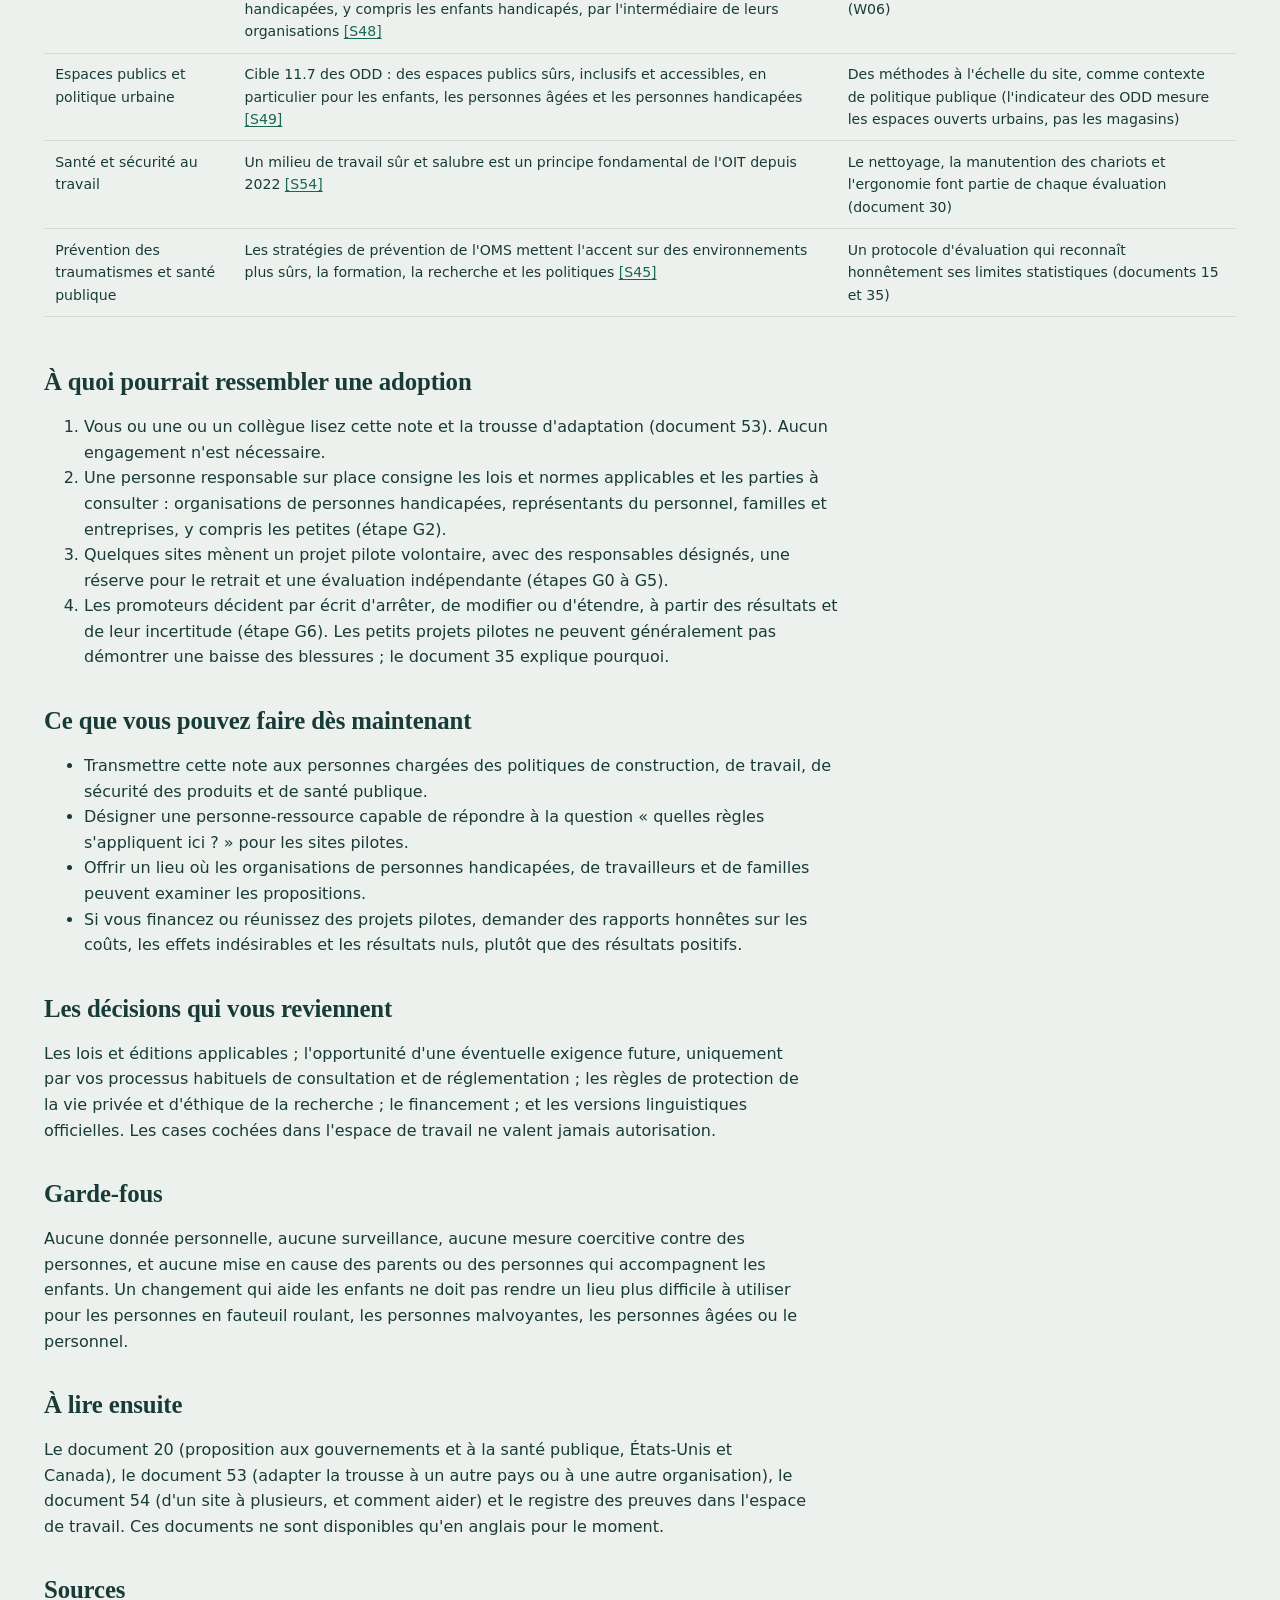
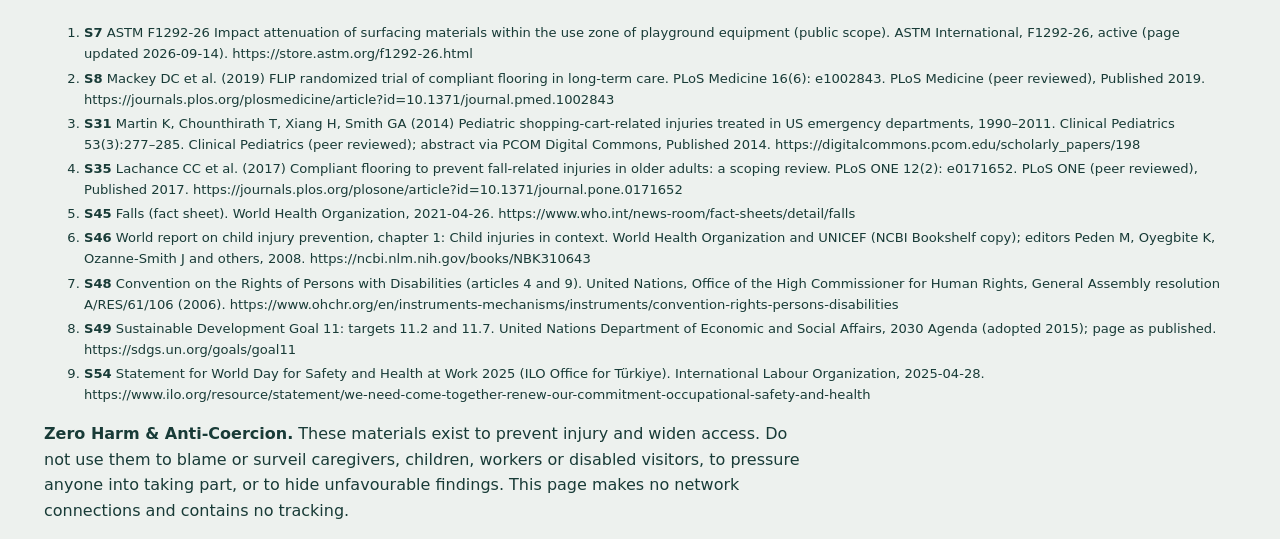
<file: briefs/brief-fr.html>
<!doctype html>
<html lang="fr"><head><meta charset="utf-8"><meta name="viewport" content="width=device-width,initial-scale=1"><meta http-equiv="Content-Security-Policy" content="default-src 'none'; script-src 'sha256-5aTJBpu7YLZ1ErfpakGn/mDud9LeXsGfjyUcrKO9Z8w='; style-src 'self' file: 'unsafe-inline'; img-src 'self' file: data:; connect-src 'none'; form-action 'none'; base-uri 'none'; object-src 'none'"><meta name="referrer" content="no-referrer"><title>Note de deux pages pour les responsables publics (traduction provisoire)</title><link rel="stylesheet" href="../style.css"><style>main.hb{margin:0 auto;max-width:820px;padding:0 24px}.brief h1{font-size:2rem;max-width:none}.brief .refs li{font-size:.82rem;margin:.2rem 0;max-width:none;word-break:break-word}@media print{@page{margin:14mm 14mm;@bottom-right{content:counter(page) " / " counter(pages);font-size:8pt}@bottom-left{content:"Child-Safer Spaces 4.0 · document 51 · planning draft, not an approval";font-size:8pt}}body{font-size:9.6pt}.brief h1{font-size:17pt}.brief h2{font-size:12pt;margin:12pt 0 4pt}.brief p,.brief li{margin:3pt 0}.brief table{font-size:8.2pt}.brief .refs li{font-size:7.6pt}.hb .toolbar{display:none}main.hb{max-width:none;padding:0}}</style></head><body><main class="hb brief" id="main"><div class="toolbar"><a class="button" href="../index.html#/brief">Open the workspace</a><button type="button" id="printbtn">Print / save as PDF</button></div><p class="eyebrow">Child-Safer Spaces 4.0, document 51, 2026-10-20</p><h1>Note de deux pages pour les responsables publics (traduction provisoire)</h1><p class="notice">Traduction provisoire, non relue par une personne de langue maternelle française.</p><h2>Avertissement sur la traduction</h2><p>Traduction provisoire du document 50, qu&#39;aucune personne de langue maternelle française n&#39;a encore relue. Faites-la vérifier par une personne qualifiée avant tout usage officiel. En cas de doute, reportez-vous au document 50 (anglais).</p><h2>Le problème</h2><p>Les chutes sont la deuxième cause de décès par traumatisme involontaire dans le monde, et près de 40 % des années de vie ajustées sur l&#39;incapacité (années de vie en bonne santé perdues à cause de la maladie, du handicap ou d&#39;un décès prématuré) perdues à cause des chutes concernent des enfants <a href="https://www.who.int/news-room/fact-sheets/detail/falls" target="_blank" rel="noopener noreferrer" title="Falls (fact sheet)">[S45]</a>. La plupart des chutes d&#39;enfants ne sont pas mortelles : elles figurent parmi les principales causes de blessures non mortelles chez l&#39;enfant <a href="https://ncbi.nlm.nih.gov/books/NBK310643" target="_blank" rel="noopener noreferrer" title="World report on child injury prevention, chapter 1: Child injuries in context">[S46]</a>. Les commerces, les centres commerciaux et les autres bâtiments ouverts au public ne représentent qu&#39;une partie de ce tableau, et aucune donnée internationale ne dit quelle part. Là où des données existent pour le commerce de détail, les dangers ordinaires comptent : aux États-Unis, environ 24 000 enfants de moins de 15 ans par an ont été soignés aux urgences pour des blessures liées aux chariots de supermarché (moyenne 1990–2011), le plus souvent à la tête <a href="https://digitalcommons.pcom.edu/scholarly_papers/198" target="_blank" rel="noopener noreferrer" title="Martin K, Chounthirath T, Xiang H, Smith GA (2014) Pediatric shopping-cart-related injuries treated in US emergency departments, 1990–2011. Clinical Pediatrics 53(3):277–285">[S31]</a>.</p><h2>Ce que propose Child-Safer Spaces</h2><p>Une trousse de planification gratuite, utilisable hors ligne, destinée aux commerces et aux bâtiments publics fréquentés par des enfants. Elle aide un site à repérer et corriger les dangers liés aux sols, aux chariots et aux arêtes des présentoirs, à vérifier les changements proposés au regard des règles locales, à mener un petit projet pilote responsable et à décider honnêtement de la suite. Elle est <strong>axée sur la performance</strong> (elle dit ce qu&#39;une solution doit accomplir et comment on le vérifiera) et <strong>neutre quant aux matériaux</strong> (elle ne recommande aucun produit). Elle fonctionne sans compte, sans réseau et sans pistage ; les données de planification restent sur l&#39;appareil de la personne qui l&#39;utilise.</p><h2>Ce qu&#39;elle n&#39;est pas</h2><ul><li>Ni une norme, ni une certification, ni un avis juridique, ni une autorisation. Elle ne remplace jamais les règles de construction, d&#39;incendie, d&#39;accessibilité, de santé et sécurité au travail, de sécurité des produits ou de protection de la vie privée.</li><li>Elle n&#39;a pas fait la preuve qu&#39;elle réduit les blessures : aucune évaluation des résultats n&#39;a été menée à terme. Un essai randomisé de revêtements de sol souples chez des personnes âgées n&#39;a pas montré moins de blessures graves dues aux chutes <a href="https://journals.plos.org/plosmedicine/article?id=10.1371/journal.pmed.1002843" target="_blank" rel="noopener noreferrer" title="Mackey DC et al. (2019) FLIP randomized trial of compliant flooring in long-term care. PLoS Medicine 16(6): e1002843">[S8]</a>, et les sols souples peuvent rendre plus difficile la poussée des chariots et des fauteuils roulants <a href="https://journals.plos.org/plosone/article?id=10.1371/journal.pone.0171652" target="_blank" rel="noopener noreferrer" title="Lachance CC et al. (2017) Compliant flooring to prevent fall-related injuries in older adults: a scoping review. PLoS ONE 12(2): e0171652">[S35]</a>. Les essais des surfaces d&#39;aires de jeux ne s&#39;appliquent pas aux allées des magasins <a href="https://store.astm.org/f1292-26.html" target="_blank" rel="noopener noreferrer" title="ASTM F1292-26 Impact attenuation of surfacing materials within the use zone of playground equipment (public scope)">[S7]</a>.</li><li>Ce n&#39;est pas une raison de recueillir des données sur les enfants, les personnes qui les accompagnent ou le personnel. La trousse n&#39;utilise que des informations agrégées et non identifiantes.</li></ul><h2>Pourquoi elle concerne votre mandat</h2><div class="tablewrap" tabindex="0" role="region" aria-label="Brief, table 1: Si votre mandat porte sur, L&#39;engagement concerné"><table><thead><tr><th scope="col">Si votre mandat porte sur</th><th scope="col">L&#39;engagement concerné</th><th scope="col">Ce que propose la trousse</th></tr></thead><tbody><tr><td>Handicap et accessibilité</td><td>CDPH, article 9 : accès aux installations ouvertes au public, y compris celles gérées par des entités privées ; article 4(3) : consulter les personnes handicapées, y compris les enfants handicapés, par l&#39;intermédiaire de leurs organisations <a href="https://www.ohchr.org/en/instruments-mechanisms/instruments/convention-rights-persons-disabilities" target="_blank" rel="noopener noreferrer" title="Convention on the Rights of Persons with Disabilities (articles 4 and 9)">[S48]</a></td><td>Une règle : aucun changement de sécurité ne doit réduire l&#39;accessibilité ; un processus de consultation (W06)</td></tr><tr><td>Espaces publics et politique urbaine</td><td>Cible 11.7 des ODD : des espaces publics sûrs, inclusifs et accessibles, en particulier pour les enfants, les personnes âgées et les personnes handicapées <a href="https://sdgs.un.org/goals/goal11" target="_blank" rel="noopener noreferrer" title="Sustainable Development Goal 11: targets 11.2 and 11.7">[S49]</a></td><td>Des méthodes à l&#39;échelle du site, comme contexte de politique publique (l&#39;indicateur des ODD mesure les espaces ouverts urbains, pas les magasins)</td></tr><tr><td>Santé et sécurité au travail</td><td>Un milieu de travail sûr et salubre est un principe fondamental de l&#39;OIT depuis 2022 <a href="https://www.ilo.org/resource/statement/we-need-come-together-renew-our-commitment-occupational-safety-and-health" target="_blank" rel="noopener noreferrer" title="Statement for World Day for Safety and Health at Work 2025 (ILO Office for Türkiye)">[S54]</a></td><td>Le nettoyage, la manutention des chariots et l&#39;ergonomie font partie de chaque évaluation (document 30)</td></tr><tr><td>Prévention des traumatismes et santé publique</td><td>Les stratégies de prévention de l&#39;OMS mettent l&#39;accent sur des environnements plus sûrs, la formation, la recherche et les politiques <a href="https://www.who.int/news-room/fact-sheets/detail/falls" target="_blank" rel="noopener noreferrer" title="Falls (fact sheet)">[S45]</a></td><td>Un protocole d&#39;évaluation qui reconnaît honnêtement ses limites statistiques (documents 15 et 35)</td></tr></tbody></table></div><h2>À quoi pourrait ressembler une adoption</h2><ol><li>Vous ou une ou un collègue lisez cette note et la trousse d&#39;adaptation (document 53). Aucun engagement n&#39;est nécessaire.</li><li>Une personne responsable sur place consigne les lois et normes applicables et les parties à consulter : organisations de personnes handicapées, représentants du personnel, familles et entreprises, y compris les petites (étape G2).</li><li>Quelques sites mènent un projet pilote volontaire, avec des responsables désignés, une réserve pour le retrait et une évaluation indépendante (étapes G0 à G5).</li><li>Les promoteurs décident par écrit d&#39;arrêter, de modifier ou d&#39;étendre, à partir des résultats et de leur incertitude (étape G6). Les petits projets pilotes ne peuvent généralement pas démontrer une baisse des blessures ; le document 35 explique pourquoi.</li></ol><h2>Ce que vous pouvez faire dès maintenant</h2><ul><li>Transmettre cette note aux personnes chargées des politiques de construction, de travail, de sécurité des produits et de santé publique.</li><li>Désigner une personne-ressource capable de répondre à la question « quelles règles s&#39;appliquent ici ? » pour les sites pilotes.</li><li>Offrir un lieu où les organisations de personnes handicapées, de travailleurs et de familles peuvent examiner les propositions.</li><li>Si vous financez ou réunissez des projets pilotes, demander des rapports honnêtes sur les coûts, les effets indésirables et les résultats nuls, plutôt que des résultats positifs.</li></ul><h2>Les décisions qui vous reviennent</h2><p>Les lois et éditions applicables ; l&#39;opportunité d&#39;une éventuelle exigence future, uniquement par vos processus habituels de consultation et de réglementation ; les règles de protection de la vie privée et d&#39;éthique de la recherche ; le financement ; et les versions linguistiques officielles. Les cases cochées dans l&#39;espace de travail ne valent jamais autorisation.</p><h2>Garde-fous</h2><p>Aucune donnée personnelle, aucune surveillance, aucune mesure coercitive contre des personnes, et aucune mise en cause des parents ou des personnes qui accompagnent les enfants. Un changement qui aide les enfants ne doit pas rendre un lieu plus difficile à utiliser pour les personnes en fauteuil roulant, les personnes malvoyantes, les personnes âgées ou le personnel.</p><h2>À lire ensuite</h2><p>Le document 20 (proposition aux gouvernements et à la santé publique, États-Unis et Canada), le document 53 (adapter la trousse à un autre pays ou à une autre organisation), le document 54 (d&#39;un site à plusieurs, et comment aider) et le registre des preuves dans l&#39;espace de travail. Ces documents ne sont disponibles qu&#39;en anglais pour le moment.</p><section class="refs"><h2>Sources</h2><ol><li id="src-S7"><strong>S7</strong> ASTM F1292-26 Impact attenuation of surfacing materials within the use zone of playground equipment (public scope). ASTM International, F1292-26, active (page updated 2026-09-14). https://store.astm.org/f1292-26.html</li><li id="src-S8"><strong>S8</strong> Mackey DC et al. (2019) FLIP randomized trial of compliant flooring in long-term care. PLoS Medicine 16(6): e1002843. PLoS Medicine (peer reviewed), Published 2019. https://journals.plos.org/plosmedicine/article?id=10.1371/journal.pmed.1002843</li><li id="src-S31"><strong>S31</strong> Martin K, Chounthirath T, Xiang H, Smith GA (2014) Pediatric shopping-cart-related injuries treated in US emergency departments, 1990–2011. Clinical Pediatrics 53(3):277–285. Clinical Pediatrics (peer reviewed); abstract via PCOM Digital Commons, Published 2014. https://digitalcommons.pcom.edu/scholarly_papers/198</li><li id="src-S35"><strong>S35</strong> Lachance CC et al. (2017) Compliant flooring to prevent fall-related injuries in older adults: a scoping review. PLoS ONE 12(2): e0171652. PLoS ONE (peer reviewed), Published 2017. https://journals.plos.org/plosone/article?id=10.1371/journal.pone.0171652</li><li id="src-S45"><strong>S45</strong> Falls (fact sheet). World Health Organization, 2021-04-26. https://www.who.int/news-room/fact-sheets/detail/falls</li><li id="src-S46"><strong>S46</strong> World report on child injury prevention, chapter 1: Child injuries in context. World Health Organization and UNICEF (NCBI Bookshelf copy); editors Peden M, Oyegbite K, Ozanne-Smith J and others, 2008. https://ncbi.nlm.nih.gov/books/NBK310643</li><li id="src-S48"><strong>S48</strong> Convention on the Rights of Persons with Disabilities (articles 4 and 9). United Nations, Office of the High Commissioner for Human Rights, General Assembly resolution A/RES/61/106 (2006). https://www.ohchr.org/en/instruments-mechanisms/instruments/convention-rights-persons-disabilities</li><li id="src-S49"><strong>S49</strong> Sustainable Development Goal 11: targets 11.2 and 11.7. United Nations Department of Economic and Social Affairs, 2030 Agenda (adopted 2015); page as published. https://sdgs.un.org/goals/goal11</li><li id="src-S54"><strong>S54</strong> Statement for World Day for Safety and Health at Work 2025 (ILO Office for Türkiye). International Labour Organization, 2025-04-28. https://www.ilo.org/resource/statement/we-need-come-together-renew-our-commitment-occupational-safety-and-health</li></ol></section><footer><p><strong>Zero Harm &amp; Anti-Coercion.</strong> These materials exist to prevent injury and widen access. Do not use them to blame or surveil caregivers, children, workers or disabled visitors, to pressure anyone into taking part, or to hide unfavourable findings. This page makes no network connections and contains no tracking.</p></footer></main><script>document.getElementById('printbtn').addEventListener('click',function(){window.print();});</script></body></html>
</file>
<file: style.css>
/* Child-Safer Spaces · workspace styles · version 4.0 (global edition)
 *
 * Design idea: daylight on a shop floor, seen from a child's height. Cool
 * daylight paper, deep spruce ink, and one warm accent — the amber of the
 * 0–120 cm child survey band — used sparingly. Headings use a sturdy serif
 * already on most devices (no web fonts are downloaded); text uses the
 * device's own sans-serif.
 *
 * Every colour is a token on :root so a theme changes in one place.
 * Text/background pairs were checked against WCAG ratios (4.5:1 for text,
 * 3:1 for focus rings and control borders) with source/check-contrast.cjs.
 *
 * Settings from the workspace arrive as attributes on <html>:
 *   data-theme (system | light | dark)    data-text (100 | 112 | 125 | 150)
 *   data-contrast (standard | more)       data-surfaces (glass | solid)
 *   data-motion (full | reduce)           data-mode (essentials | full)
 *
 * Sections: tokens · base · shell · components · views · discover ·
 * dialogs · narrow screens · motion and forced colours · print. */

/* ---------- Tokens (light: daylight) ---------- */
:root {
  --ink: #183b37; --muted: #4d5f59; --paper: #edf1ee; --surface: #fbfcfa; --line: #d2dbd5; --border: #6c8276;
  --green: #236653; --link: #1a6655; --lime: #def2a1; --amber: #835715; --amber-bg: #fdf0d8; --band: #f2b33d;
  --notice-bg: #e2eadf; --head-bg: #e5ece5; --side: #183b37; --side-ink: #f6f8f1; --side-muted: #bed0c5;
  --focus: #9a4f00; --focus-dark: #ffd166;
  --now: #1d5a2b; --now-bg: #dcefd7; --review: #6b4a00; --review-bg: #fbeac2; --signed: #5a2a6e; --signed-bg: #efdff5;
  --add: #1d5a2b; --add-bg: #e3f4df; --del: #8a1f1f; --del-bg: #fbe3e3;
  --glass: rgba(251, 252, 250, 0.86); --glass-edge: rgba(255, 255, 255, 0.75);
  --shadow: 0 1px 1px rgba(24, 59, 55, .05), 0 8px 20px -10px rgba(24, 59, 55, .18), 0 26px 50px -28px rgba(24, 59, 55, .22);
  --shadow-lift: 0 2px 4px rgba(24, 59, 55, .06), 0 18px 40px -16px rgba(24, 59, 55, .32);
  /* Background scene (atmosphere.js reads these). Comma-separated values are RGB triplets. */
  --atmo-wall-top: #eef3ef; --atmo-wall-low: #dce6df; --atmo-floor-far: #cbd8cf; --atmo-floor-near: #b3c6b9;
  --atmo-light: 255, 234, 190; --atmo-mote: 255, 246, 224; --atmo-shade: 24, 59, 55; --atmo-here: 242, 179, 61;
  --font-display: Charter, "Bitstream Charter", "Sitka Text", Cambria, Georgia, serif;
  --font-body: system-ui, -apple-system, "Segoe UI", Roboto, "Noto Sans", "Helvetica Neue", Arial, sans-serif;
  --side-w: 17rem; --ctx-w: 20rem; --gutter: 2.75rem;
  color-scheme: light;
}
/* Dark: dusk, with warm lamp light. Applies when the device prefers dark and
 * the person has not chosen light, or when dark is chosen in Settings. */
@media (prefers-color-scheme: dark) {
  :root:not([data-theme="light"]) {
    --ink: #e6efe9; --muted: #aec1b8; --paper: #0f1f1c; --surface: #16302b; --line: #2c4a43; --border: #829c92;
    --green: #8fd3bd; --link: #8fd3bd; --lime: #def2a1; --amber: #f3c47a; --amber-bg: #3a2c12; --band: #f3c47a;
    --notice-bg: #1d3a33; --head-bg: #1d3a33; --side: #0a1714; --side-ink: #eef4ef; --side-muted: #b7cbc1;
    --focus: #ffd166; --focus-dark: #ffd166;
    --now: #bfe8b8; --now-bg: #1f3d24; --review: #f5d68c; --review-bg: #3d3014; --signed: #e5c6f2; --signed-bg: #3a2443;
    --add: #bfe8b8; --add-bg: #1f3d24; --del: #f6b7b7; --del-bg: #4a1f1f;
    --glass: rgba(22, 48, 43, 0.88); --glass-edge: rgba(143, 211, 189, 0.18);
    --shadow: 0 1px 1px rgba(0, 0, 0, .25), 0 16px 36px -18px rgba(0, 0, 0, .6); --shadow-lift: 0 18px 40px -16px rgba(0, 0, 0, .7);
    --atmo-wall-top: #1d3c37; --atmo-wall-low: #17322d; --atmo-floor-far: #142b27; --atmo-floor-near: #0d201d;
    --atmo-light: 255, 196, 130; --atmo-mote: 255, 224, 176; --atmo-shade: 0, 0, 0; --atmo-here: 243, 196, 122;
    color-scheme: dark;
  }
}
:root[data-theme="dark"] {
  --ink: #e6efe9; --muted: #aec1b8; --paper: #0f1f1c; --surface: #16302b; --line: #2c4a43; --border: #829c92;
  --green: #8fd3bd; --link: #8fd3bd; --lime: #def2a1; --amber: #f3c47a; --amber-bg: #3a2c12; --band: #f3c47a;
  --notice-bg: #1d3a33; --head-bg: #1d3a33; --side: #0a1714; --side-ink: #eef4ef; --side-muted: #b7cbc1;
  --focus: #ffd166; --focus-dark: #ffd166;
  --now: #bfe8b8; --now-bg: #1f3d24; --review: #f5d68c; --review-bg: #3d3014; --signed: #e5c6f2; --signed-bg: #3a2443;
  --add: #bfe8b8; --add-bg: #1f3d24; --del: #f6b7b7; --del-bg: #4a1f1f;
  --glass: rgba(22, 48, 43, 0.88); --glass-edge: rgba(143, 211, 189, 0.18);
  --shadow: 0 1px 1px rgba(0, 0, 0, .25), 0 16px 36px -18px rgba(0, 0, 0, .6); --shadow-lift: 0 18px 40px -16px rgba(0, 0, 0, .7);
  --atmo-wall-top: #1d3c37; --atmo-wall-low: #17322d; --atmo-floor-far: #142b27; --atmo-floor-near: #0d201d;
  --atmo-light: 255, 196, 130; --atmo-mote: 255, 224, 176; --atmo-shade: 0, 0, 0; --atmo-here: 243, 196, 122;
  color-scheme: dark;
}
/* More contrast: darker secondary text and borders, solid surfaces. */
:root[data-contrast="more"] { --muted: #2f423c; --line: #7d8f85; --border: #3f5249; --glass: var(--surface); }
@media (prefers-color-scheme: dark) { :root[data-contrast="more"]:not([data-theme="light"]) { --muted: #d6e3dc; --line: #6f8d83; --border: #a9c2b8; --glass: var(--surface); } }
:root[data-theme="dark"][data-contrast="more"] { --muted: #d6e3dc; --line: #6f8d83; --border: #a9c2b8; --glass: var(--surface); }
/* Text size: everything below is sized in rem, so it scales together. */
:root[data-text="112"] { font-size: 112.5%; }
:root[data-text="125"] { font-size: 125%; }
:root[data-text="150"] { font-size: 150%; }

/* ---------- Base ---------- */
* { box-sizing: border-box; }
body { margin: 0; background: var(--paper); color: var(--ink); font: 1rem/1.6 var(--font-body); }
button, input, select, textarea { font: inherit; }
a { color: var(--link); text-underline-offset: .15em; }
button, .button {
  border: 1px solid var(--border); background: var(--surface); color: var(--ink); border-radius: .5rem; padding: .5rem .9rem;
  cursor: pointer; text-decoration: none; display: inline-block; line-height: 1.4; min-height: 2.25rem;
}
button:hover:not(:disabled), .button:hover { background: var(--head-bg); }
button:disabled { opacity: .55; cursor: not-allowed; }
button.primary, .button.primary { background: var(--green); color: var(--surface); border-color: var(--green); }
button.primary:hover:not(:disabled), .button.primary:hover { background: #184d3f; border-color: #184d3f; color: #fffef9; }
@media (prefers-color-scheme: dark) { :root:not([data-theme="light"]) button.primary, :root:not([data-theme="light"]) .button.primary { color: #0f1f1c; } :root:not([data-theme="light"]) button.primary:hover:not(:disabled), :root:not([data-theme="light"]) .button.primary:hover { background: #b5e4d3; border-color: #b5e4d3; color: #0f1f1c; } }
:root[data-theme="dark"] button.primary, :root[data-theme="dark"] .button.primary { color: #0f1f1c; }
:root[data-theme="dark"] button.primary:hover:not(:disabled), :root[data-theme="dark"] .button.primary:hover { background: #b5e4d3; border-color: #b5e4d3; color: #0f1f1c; }
button.danger { border-color: var(--del); color: var(--del); }
button.danger:hover:not(:disabled) { background: var(--del-bg); color: var(--del); }
:focus-visible { outline: 3px solid var(--focus); outline-offset: 3px; }
:root[data-contrast="more"] :focus-visible { outline-width: 4px; }
.sidebar :focus-visible { outline-color: var(--focus-dark); }
input, select, textarea { border: 1px solid var(--border); border-radius: .4rem; background: var(--surface); color: var(--ink); padding: .55rem .65rem; }
label { display: block; font-weight: 600; font-size: .9rem; }
label input, label select, label textarea { display: block; width: 100%; margin-top: .25rem; font-weight: 400; font-size: 1rem; }
.hint { display: block; font-weight: 400; font-size: .82rem; color: var(--muted); margin-top: .2rem; }
input[type=checkbox], input[type=radio] { width: 1.15rem; height: 1.15rem; accent-color: var(--green); }
h1, h2 { font-family: var(--font-display); font-weight: 650; letter-spacing: -.005em; }
h1 { font-size: clamp(2rem, 1.2rem + 2.6vw, 3.25rem); line-height: 1.1; margin: .4rem 0 1.1rem; max-width: 24ch; }
h1:focus { outline: none; }
h2 { font-size: 1.55rem; line-height: 1.25; margin: 2.25rem 0 .8rem; }
h3 { font-size: 1.12rem; margin: 1.2rem 0 .45rem; }
h4 { font-size: 1rem; margin: .9rem 0 .35rem; }
p, li { max-width: 75ch; }
kbd { font: .72rem/1 var(--font-body); border: 1px solid var(--line); border-bottom-width: 2px; border-radius: .3rem; padding: .12rem .35rem; margin-left: .3rem; color: var(--muted); }
code { font-size: .9em; }
.skip { position: absolute; left: -9999px; z-index: 100; }
.skip:focus { left: .6rem; top: .6rem; background: var(--surface); padding: .75rem; }
.visually-hidden { position: absolute !important; width: 1px; height: 1px; overflow: hidden; clip: rect(0 0 0 0); white-space: nowrap; }
[hidden] { display: none !important; }

/* ---------- Shell: sidebar, page, top bar, context panel, status bar ---------- */
.sidebar { position: fixed; inset: 0 auto 0 0; width: var(--side-w); z-index: 45; overflow-y: auto; padding: 1.5rem 1.1rem 1.25rem;
  background: radial-gradient(120% 60% at 0% 0%, rgba(222, 242, 161, .07), transparent 60%), var(--side); color: var(--side-ink); display: flex; flex-direction: column; }
.brand { display: flex; gap: .75rem; align-items: center; }
.brand .mark { width: 2.5rem; height: 2.5rem; flex: none; }
.brandname { display: block; font: 650 1.2rem/1.15 var(--font-display); }
.edition { display: block; font-size: .78rem; color: var(--side-muted); margin-top: .15rem; }
#nav { margin-top: 1.25rem; }
.navstage { display: flex; gap: .55rem; align-items: center; font-size: .8rem; color: var(--side-muted); margin: 1rem 0 .3rem; max-width: none; }
.navnum { width: 1.35rem; height: 1.35rem; border-radius: 50%; border: 1px solid var(--side-muted); display: inline-grid; place-items: center; font-size: .7rem; }
#nav ul { list-style: none; margin: 0; padding: 0; }
#nav li { max-width: none; }
#nav a { display: block; color: var(--side-ink); text-decoration: none; padding: .4rem .6rem; border-radius: .45rem; font-size: .95rem; line-height: 1.35; }
#nav a:hover { background: rgba(255, 255, 255, .08); }
#nav a[aria-current="page"], #nav a[aria-current="page"]:hover { background: var(--lime); color: #183b37; font-weight: 650; }
.navnote { font-size: .78rem; color: var(--side-muted); }
#nav a[aria-current="page"] .navnote { color: #183b37; }
.navmode { font-size: .8rem; color: var(--side-muted); margin: 1rem 0 0; }
.sideactions { display: none; gap: .5rem; flex-wrap: wrap; margin-top: 1rem; }
.sideactions button { background: transparent; color: var(--side-ink); border-color: var(--side-muted); font-size: .9rem; }
.sideactions button:hover:not(:disabled) { background: rgba(255, 255, 255, .08); }
.asidefoot { margin-top: auto; padding-top: 1.25rem; font-size: .8rem; color: var(--side-muted); }
.page { margin-left: var(--side-w); min-height: 100vh; display: flex; flex-direction: column; }
body.ctx-open .page { margin-right: var(--ctx-w); }
.topbar { position: sticky; top: 0; z-index: 40; display: flex; align-items: center; gap: .75rem; flex-wrap: wrap; padding: .6rem var(--gutter);
  background: var(--glass); border-bottom: 1px solid var(--line); }
.crumbs { flex: 1; min-width: 12rem; }
#crumb { display: block; font-size: .85rem; font-weight: 650; }
#workspace-name { display: block; font-size: .8rem; color: var(--muted); }
.topactions { display: flex; gap: .45rem; flex-wrap: wrap; align-items: center; }
.topactions button { padding: .35rem .75rem; font-size: .9rem; }
.menubtn { display: none; }
#modebtn[aria-pressed="true"] { border-color: var(--green); }
main#main { flex: 1; padding: 0 var(--gutter); width: 100%; max-width: 82rem; }
main#main:focus { outline: none; }
/* Status messages: a quiet toast above the status bar; it takes no space when empty. */
#status { position: fixed; z-index: 50; left: calc(var(--side-w) + var(--gutter)); bottom: calc(var(--sb-h, 3rem) + .5rem); max-width: min(36rem, calc(100vw - 2rem)); font-size: .9rem;
  background: var(--side); color: var(--side-ink); padding: .55rem .9rem; border-radius: .6rem; box-shadow: var(--shadow-lift); }
#status:empty { padding: 0; box-shadow: none; background: transparent; }
#view { padding: 1.5rem 0 3rem; }
#view:has(> .hero:first-child) { padding-top: 0; }
.loading { color: var(--muted); padding: 2rem 0; }
.context { position: fixed; top: 0; right: 0; bottom: 0; width: var(--ctx-w); z-index: 35; overflow-y: auto; display: none;
  background: var(--surface); border-left: 1px solid var(--line); padding: 1rem 1.25rem 5rem; font-size: .93rem; }
body.ctx-open .context { display: block; }
.ctxhead { display: flex; justify-content: space-between; align-items: center; gap: .5rem; }
.ctxhead h2 { font-size: 1.2rem; margin: .25rem 0; }
.ctxhead h2:focus { outline: none; }
.context .iconbtn { padding: .25rem .6rem; font-size: .85rem; }
.guide dt { font-weight: 650; margin-top: .75rem; }
.guide dd { margin: .15rem 0 0; }
.context details { border-top: 1px solid var(--line); padding-top: .6rem; }
.context h3 { font-size: 1rem; }
.scrim { display: none; position: fixed; inset: 0; z-index: 55; background: rgba(8, 22, 19, .48); }
body.drawer-open .scrim { display: block; }
.statusbar { position: sticky; bottom: 0; z-index: 30; display: flex; align-items: center; gap: .5rem; flex-wrap: wrap; padding: .45rem var(--gutter);
  background: var(--glass); border-top: 1px solid var(--line); font-size: .85rem; }
.statusbar button { padding: .25rem .65rem; min-height: 2rem; font-size: .85rem; }
.sbitem { color: var(--muted); }
.sbitem + .sbitem::before { content: ""; display: inline-block; width: 1px; height: .9em; background: var(--line); margin-right: .5rem; vertical-align: -.1em; }
.storage { font-size: .85rem; padding: .2rem .65rem; border-radius: 999px; border: 1px solid var(--line); }
.storage[data-state="saved"] { background: var(--now-bg); color: var(--now); }
.storage[data-state="failed"], .storage[data-state="blocked"], .storage[data-state="unavailable"] { background: var(--del-bg); color: var(--del); }
.sitefoot { font-size: .85rem; color: var(--muted); border-top: 1px solid var(--line); padding: 1.4rem var(--gutter) 2.5rem; }
.sitefoot .zeroharm, footer .zeroharm { border: 1px solid var(--line); border-radius: .75rem; padding: .8rem 1rem; margin: .75rem 0; background: var(--surface); max-width: 100ch; color: var(--ink); }
/* Frosted glass where supported and wanted; otherwise solid (the variables above already hold a near-opaque colour). */
@supports ((backdrop-filter: blur(1px)) or (-webkit-backdrop-filter: blur(1px))) {
  :root[data-surfaces="glass"]:not([data-contrast="more"]) .topbar, :root[data-surfaces="glass"]:not([data-contrast="more"]) .statusbar,
  :root[data-surfaces="glass"]:not([data-contrast="more"]) .surface, :root[data-surfaces="glass"]:not([data-contrast="more"]) .journey a {
    -webkit-backdrop-filter: blur(14px) saturate(1.25); backdrop-filter: blur(14px) saturate(1.25);
  }
}
:root[data-surfaces="solid"] .topbar, :root[data-surfaces="solid"] .statusbar, :root[data-surfaces="solid"] .surface, :root[data-surfaces="solid"] .journey a { background: var(--surface); }

/* ---------- Components ---------- */
.eyebrow { font-size: .9rem; font-weight: 600; color: var(--muted); margin: 0 0 .2rem; }
.lede { font-size: 1.18rem; line-height: 1.55; color: var(--muted); max-width: 46rem; }
.tag, .badge { display: inline-block; font-size: .76rem; border: 1px solid var(--line); border-radius: 999px; padding: .1rem .55rem; font-weight: 600; vertical-align: middle; }
.badge.now { background: var(--now-bg); color: var(--now); border-color: transparent; }
.badge.review { background: var(--review-bg); color: var(--review); border-color: transparent; }
.badge.signed { background: var(--signed-bg); color: var(--signed); border-color: transparent; }
.badge.cat-VERIFIED { background: var(--now-bg); color: var(--now); border-color: transparent; }
.badge.cat-PROGRAM { background: var(--notice-bg); color: var(--ink); }
.badge.cat-ILLUSTRATION { background: var(--signed-bg); color: var(--signed); border-color: transparent; }
.badge.cat-UNRESOLVED { background: var(--review-bg); color: var(--review); border-color: transparent; }
.grid { display: grid; grid-template-columns: repeat(3, minmax(0, 1fr)); gap: 1rem; }
.grid.two { grid-template-columns: repeat(2, minmax(0, 1fr)); }
.card { background: var(--surface); border: 1px solid var(--line); border-radius: .9rem; padding: 1.25rem 1.4rem; box-shadow: var(--shadow); }
.card h2, .card h3 { margin-top: 0; }
.number { font-size: 2rem; line-height: 1.2; font-weight: 650; }
.notice { background: var(--notice-bg); border-left: 4px solid var(--green); padding: .85rem 1.1rem; margin: 1.1rem 0; border-radius: 0 .5rem .5rem 0; }
.notice.warning { background: var(--amber-bg); border-left-color: var(--amber); }
.notice.danger { background: var(--del-bg); border-left-color: var(--del); }
.notice p { margin: .35rem 0; }
.notice h2 { margin-top: .25rem; font-size: 1.3rem; }
.toolbar { display: flex; gap: .6rem; align-items: end; flex-wrap: wrap; margin: 1rem 0; }
.toolbar label { min-width: 11rem; }
input[type=search] { flex: 1; min-width: 13rem; }
.formgrid { display: grid; grid-template-columns: repeat(2, minmax(0, 1fr)); gap: .9rem; }
.formgrid.three { grid-template-columns: repeat(3, minmax(0, 1fr)); }
.formgrid + label { margin-top: .9rem; }
.tablewrap { overflow: auto; max-width: 100%; }
table { width: 100%; border-collapse: collapse; font-size: .88rem; margin: .9rem 0; }
th, td { text-align: left; vertical-align: top; padding: .6rem .7rem; border-bottom: 1px solid var(--line); }
th { background: var(--head-bg); }
details { margin: .75rem 0; }
summary { cursor: pointer; font-weight: 650; }
.meter { height: .75rem; background: var(--line); border-radius: .6rem; overflow: hidden; }
.meter span { display: block; height: 100%; background: var(--green); }
.confirm { border: 2px solid var(--amber); border-radius: .6rem; padding: .85rem 1rem; margin: .75rem 0; background: var(--amber-bg); }
.confirm ul { margin: .35rem 0 .6rem; }
.inline-warning { font-size: .82rem; color: var(--review); background: var(--review-bg); border-radius: .4rem; padding: .4rem .6rem; margin-top: .4rem; }
.steps { list-style: none; padding: 0; counter-reset: steps; }
.step { border-top: 1px solid var(--line); display: grid; grid-template-columns: 3.25rem 1fr; gap: .75rem; padding: 1rem 0; max-width: none; }
.step::before { counter-increment: steps; content: counter(steps); font: 650 1.5rem/1.2 var(--font-display); color: var(--green); }
.step h3 { margin: 0 0 .25rem; }
.choice { display: inline-flex; align-items: center; gap: .5rem; border: 1px solid var(--line); border-radius: 1.2rem; padding: .4rem .85rem; font-weight: 500; font-size: .95rem; background: var(--paper); cursor: pointer; }
.choice input { display: inline-block; width: 1.05rem; height: 1.05rem; margin: 0; flex: none; }
.choice:has(input:checked) { border-color: var(--green); background: var(--now-bg); color: var(--now); }
.choice:focus-within { outline: 3px solid var(--focus); outline-offset: 2px; }
.choice input:focus-visible { outline: none; }
.linkbtn { padding: .1rem .5rem; font-size: .88rem; margin: .1rem 0; }
a.linkbtn { display: inline-block; border: 1px solid var(--line); border-radius: .4rem; text-decoration: none; }
a.linkbtn:hover { background: var(--head-bg); }
.quiet { font-size: .82rem; padding: .25rem .7rem; min-height: 2rem; border-radius: 999px; }
.muted { color: var(--muted); }
.h3like { font-size: 1.12rem; margin: .4rem 0; }
.toolbar .grow { flex: 1; min-width: 13rem; }
.toolbar .grow input { width: 100%; }
.legend { display: flex; gap: .5rem; flex-wrap: wrap; }
.keylist td code { word-break: break-all; }
.techinfo { white-space: pre-wrap; word-break: break-word; font-size: .8rem; background: var(--surface); border: 1px solid var(--line); border-radius: .5rem; padding: .75rem; max-height: 14rem; overflow: auto; }
#printarea { display: none; }

/* ---------- Views ---------- */
.rolepicker { display: flex; flex-wrap: wrap; gap: .5rem; }
.rolepicker button[aria-pressed="true"] { background: var(--lime); color: #183b37; border-color: var(--green); font-weight: 650; }
.rolepanel { margin-top: 1rem; }
.rolepanel h3 { font-size: .95rem; color: var(--muted); }
.doclist { display: grid; grid-template-columns: repeat(2, minmax(0, 1fr)); gap: .6rem; }
.docitem { text-align: left; padding: .85rem 1rem; background: var(--surface); display: flex; gap: .85rem; align-items: flex-start; border-color: var(--line); }
.docitem small { display: block; color: var(--muted); }
.docid { color: var(--green); font-weight: 700; min-width: 2.2em; }
.snippet { display: block; font-size: .82rem; color: var(--muted); margin-top: .25rem; }
article.doc { background: var(--surface); border: 1px solid var(--line); padding: 1.75rem; border-radius: .9rem; box-shadow: var(--shadow); }
article.doc h2 { font-size: 1.35rem; }
article.doc > h2:first-child { margin-top: 0; }
article.brief { max-width: 52rem; }
textarea.editor { width: 100%; min-height: 26rem; font: .88rem/1.6 ui-monospace, Consolas, monospace; }
.diff { font: .82rem/1.5 ui-monospace, Consolas, monospace; border: 1px solid var(--line); border-radius: .5rem; max-height: 30rem; overflow: auto; background: var(--surface); }
.diff div { padding: 1px .6rem; white-space: pre-wrap; }
.diff .add { background: var(--add-bg); color: var(--add); }
.diff .del { background: var(--del-bg); color: var(--del); }
.diff .note { color: var(--muted); }
.taskcard, .wfcard { background: var(--surface); border: 1px solid var(--line); border-radius: .65rem; padding: .75rem 1rem; }
.taskcard summary small { font-weight: 400; color: var(--muted); }
.wfcard dl { display: grid; grid-template-columns: 13rem 1fr; gap: .4rem 1rem; margin: .75rem 0; }
.wfcard dt { font-weight: 650; }
.wfcard dd { margin: 0; }
.wfcard ol { margin: 0; padding-left: 1.25rem; }
.gate { margin: .9rem 0; }
.gatehead { display: flex; gap: .75rem; align-items: baseline; flex-wrap: wrap; }
.gatehead h2 { margin: 0; font-size: 1.25rem; }
.chip { font-size: .76rem; font-weight: 700; padding: .1rem .55rem; border-radius: 999px; }
.chip.done { background: var(--now-bg); color: var(--now); }
.chip.ready { background: var(--notice-bg); color: var(--ink); }
.chip.blocked { background: var(--review-bg); color: var(--review); }
.calcresult { background: var(--side); color: var(--side-ink); padding: 1.4rem; border-radius: .9rem; margin-top: 1.25rem; }
.calcresult strong { font-size: 1.75rem; }
.source { border-top: 1px solid var(--line); padding: 1rem 0; }
.source p { margin: .25rem 0; }
.source dl { display: grid; grid-template-columns: 9.5rem 1fr; gap: .2rem .9rem; margin: .5rem 0; font-size: .88rem; }
.source dt { color: var(--muted); }
.source dd { margin: 0; }
.packhead nav ol { columns: 2; }
.progressline { color: var(--muted); }
/* Starting point */
.startpoint { border-bottom: 1px solid var(--line); padding-bottom: 1.25rem; }
.spform fieldset { border: 1px solid var(--line); border-radius: .9rem; padding: .85rem 1.1rem 1rem; margin: 0 0 .9rem; background: var(--surface); }
.spform legend { font-weight: 650; font-size: 1.02rem; padding: 0 .35rem; display: flex; align-items: center; gap: .55rem; }
.qn { display: inline-grid; place-items: center; width: 1.6rem; height: 1.6rem; border-radius: 50%; background: var(--side); color: var(--side-ink); font-size: .8rem; }
.choices { display: flex; flex-wrap: wrap; gap: .45rem; margin-top: .5rem; }
#spresult h3 { font: 650 1.35rem/1.3 var(--font-display); }
#spresult h3:focus { outline: none; }
.nextsteps { padding-left: 1.4rem; }
.nextsteps li { margin: .9rem 0; }
.nextsteps li p { margin: .2rem 0; }
.why { font-size: .88rem; color: var(--muted); }
/* Glossary, credits, brief */
.glossary { margin: 0; }
.gterm { border-top: 1px solid var(--line); padding: .75rem 0; display: grid; grid-template-columns: 14rem 1fr; gap: .25rem 1.25rem; }
.gterm dt { font: 650 1.05rem/1.35 var(--font-display); }
.gterm dt:focus { outline: none; background: var(--amber-bg); }
.gterm dd { margin: 0; }
.gterm dd p { margin: 0 0 .25rem; }
.credits div { border-top: 1px solid var(--line); padding: .7rem 0; }
.credits dt { font-weight: 650; }
.credits dd { margin: .15rem 0 0; }
.langswitch { display: flex; gap: .4rem; flex-wrap: wrap; margin: .5rem 0 1rem; }
.langswitch a { border: 1px solid var(--line); border-radius: 999px; padding: .3rem .85rem; text-decoration: none; font-size: .92rem; }
.langswitch a[aria-current="page"] { background: var(--side); color: var(--side-ink); border-color: var(--side); }
.resetparts { border: 1px solid var(--line); border-radius: .75rem; padding: .75rem 1rem; display: flex; flex-wrap: wrap; gap: .45rem; }
.resetparts legend { font-weight: 650; padding: 0 .3rem; }

/* ---------- Discover ---------- */
.hero { position: relative; isolation: isolate; overflow: hidden; margin: 0 calc(var(--gutter) * -1); padding: 2.75rem var(--gutter) 0;
  min-height: clamp(36rem, 76vh, 46rem); display: flex; flex-direction: column; border-bottom: 1px solid var(--line);
  /* Static fallback that matches the scene: wall, floor line at 64%, floor. */
  background: linear-gradient(to bottom, var(--atmo-wall-top) 0%, var(--atmo-wall-low) 64%, var(--atmo-floor-far) 64%, var(--atmo-floor-near) 100%); }
#atmo { position: absolute; inset: 0; width: 100%; height: 100%; z-index: -1; }
.herocopy { max-width: min(40rem, calc(100% - 13rem)); padding: 1.6rem 1.9rem 1.2rem; border-radius: 1.25rem; background: var(--glass); border: 1px solid var(--glass-edge); box-shadow: var(--shadow-lift); }
.herocopy h1 { max-width: 16ch; margin-top: .2rem; }
.herocopy .lede { color: var(--ink); }
/* The child survey band: 0–120 cm on the wall, standing on the floor line (36% from the bottom). */
.band { position: absolute; right: var(--gutter); bottom: 36%; height: min(19rem, 46%); width: 11.5rem; pointer-events: none; }
.bandbar { position: absolute; left: 0; bottom: 0; width: .45rem; height: 100%; border-radius: .3rem;
  background: linear-gradient(to top, var(--band), rgba(242, 179, 61, .55)); box-shadow: 0 0 0 1px rgba(24, 59, 55, .25), 0 0 22px rgba(242, 179, 61, .35); }
.band .tick, .band .mark { position: absolute; left: 1.2rem; bottom: calc(var(--cm) / 120 * 100%); transform: translateY(50%); white-space: nowrap; font-size: .78rem; line-height: 1; color: var(--ink);
  background: var(--glass); padding: .2rem .45rem; border-radius: .35rem; }
.band .tick::before, .band .mark::before { content: ""; position: absolute; right: 100%; top: 50%; width: .75rem; border-top: 1px solid var(--ink); }
.band .mark { left: 1.6rem; font-weight: 650; color: var(--amber); }
.band .mark::before { width: 1.15rem; border-top: 2px solid var(--band); }
.band .tick:nth-of-type(n+5) { display: none; } /* 90 and 120 would collide with the age marks */
.journey { list-style: none; margin: auto 0 0; padding: 2.25rem 0 1.5rem; display: grid; grid-template-columns: repeat(6, minmax(0, 1fr)); gap: .6rem; }
.journey li { max-width: none; }
.journey a { display: grid; grid-template-columns: auto 1fr; gap: .1rem .5rem; align-items: baseline; align-content: start; height: 100%; padding: .65rem .75rem; border-radius: .8rem; text-decoration: none; color: var(--ink);
  background: var(--glass); border: 1px solid var(--glass-edge); box-shadow: var(--shadow); }
.journey a:hover { box-shadow: var(--shadow-lift); }
.journey [data-here] a { border: 2px solid var(--band); }
.jn { font: 650 1.1rem/1 var(--font-display); color: var(--green); }
.jname { font-weight: 700; }
.jline { grid-column: 1 / -1; font-size: .82rem; line-height: 1.35; color: var(--muted); }
.atmoctl { position: absolute; top: .9rem; right: var(--gutter); display: flex; gap: .5rem; align-items: center; font-size: .8rem; }
.atmoctl #atmo-state { color: var(--ink); background: var(--glass); padding: .15rem .5rem; border-radius: .35rem; }
.atmoctl #atmo-state:empty { display: none; }
.atmoctl .quiet { background: var(--glass); }
.bandnote { font-size: .85rem; color: var(--muted); margin: .75rem 0 0; }
.twocol { display: grid; grid-template-columns: 1fr 1fr; gap: 0 2.5rem; }
.twocol > div + div { border-left: 1px solid var(--line); padding-left: 2.5rem; }
.checks, .crosses { list-style: none; padding: 0; }
.checks li, .crosses li { position: relative; padding-left: 1.6rem; margin: .5rem 0; }
.checks li::before, .crosses li::before { position: absolute; left: 0; top: 0; font-weight: 700; }
.checks li::before { content: "✓"; color: var(--now); }
.crosses li::before { content: "✕"; color: var(--del); }
.audiences { list-style: none; padding: 0; display: grid; grid-template-columns: repeat(2, minmax(0, 1fr)); gap: 0 2rem; }
.audiences li { max-width: none; }
.audiences a { display: block; padding: .8rem 0; border-top: 1px solid var(--line); text-decoration: none; color: var(--ink); }
.audiences a strong { display: block; color: var(--link); text-decoration: underline; text-underline-offset: .15em; }
.audiences a span { color: var(--muted); font-size: .93rem; }
.stagelist li { margin: .45rem 0; }
.claims { display: grid; grid-template-columns: repeat(2, minmax(0, 1fr)); gap: .75rem 2rem; }
.claims div { border-top: 2px solid var(--line); padding-top: .6rem; }
.claims dt { font-weight: 700; }
.claims dd { margin: .2rem 0 0; color: var(--muted); }
.readaloud { margin-top: 2.5rem; padding: 1.5rem 1.75rem; border-radius: 1.1rem; background: var(--surface); border: 1px solid var(--line); box-shadow: var(--shadow); }
.readaloud h2 { margin-top: 0; }
.ra p { font: 1.3rem/1.55 var(--font-display); max-width: 34rem; margin: .4rem 0; }

/* ---------- Dialogs (search, settings) ---------- */
dialog.dialog { border: 1px solid var(--line); border-radius: 1.1rem; padding: 1.1rem 1.4rem 1.25rem; width: min(42rem, 94vw); max-height: 86vh; overflow: auto;
  background: var(--surface); color: var(--ink); box-shadow: 0 30px 80px -24px rgba(8, 22, 19, .5); }
dialog.dialog::backdrop { background: rgba(8, 22, 19, .46); }
.dlghead { display: flex; justify-content: space-between; align-items: center; gap: .75rem; }
.dlghead h2 { margin: .2rem 0 .6rem; font-size: 1.35rem; }
.results { list-style: none; padding: 0; margin: .5rem 0 0; }
.results li { max-width: none; }
.results a.result { display: block; padding: .55rem .6rem; border-top: 1px solid var(--line); text-decoration: none; color: var(--ink); border-radius: .35rem; }
.results a.result:hover, .results a.result:focus { background: var(--head-bg); }
.rtype { display: block; font-size: .76rem; color: var(--muted); }
.rtitle { font-weight: 650; }
.settings fieldset { border: 0; padding: 0; margin: 0 0 .9rem; display: flex; flex-wrap: wrap; gap: .4rem; }
.settings legend { font-weight: 650; margin-bottom: .4rem; padding: 0; width: 100%; }

/* ---------- Narrow screens ---------- */
@media (max-width: 1279px) {
  body.ctx-open .page { margin-right: 0; }
  body.ctx-open .context { display: none; }
  .context.open, body.ctx-open .context.open { display: block; z-index: 60; width: min(22rem, 92vw); box-shadow: -24px 0 60px -20px rgba(8, 22, 19, .55); }
}
@media (max-width: 1100px) {
  :root { --gutter: 1.75rem; }
  .journey { grid-template-columns: repeat(3, minmax(0, 1fr)); }
  .grid, .grid.two, .doclist { grid-template-columns: 1fr; }
  .wfcard dl { grid-template-columns: 1fr; }
  .band { width: 11rem; }
}
@media (max-width: 899px) {
  .page { margin-left: 0; }
  .menubtn { display: inline-block; }
  .sidebar { display: none; }
  .sidebar.open { display: flex; z-index: 60; width: min(18rem, 86vw); box-shadow: 24px 0 60px -20px rgba(8, 22, 19, .55); }
  .hero { min-height: 0; }
  .band { display: none; }
  .herocopy { margin-top: 0; max-width: 40rem; }
  #status { left: var(--gutter); }
}
@media (max-width: 700px) {
  :root { --gutter: 1rem; }
  h1 { letter-spacing: 0; }
  .topbar { padding: .45rem var(--gutter); gap: .4rem; flex-wrap: nowrap; }
  .crumbs { min-width: 0; flex: 1; }
  #crumb { white-space: nowrap; overflow: hidden; text-overflow: ellipsis; }
  #workspace-name, #modebtn, #ctxbtn { display: none; }
  .sideactions { display: flex; }
  .topactions { flex-wrap: nowrap; }
  .topactions button { font-size: .85rem; padding: .3rem .55rem; }
  kbd { display: none; }
  .formgrid, .formgrid.three, .twocol, .audiences, .claims { grid-template-columns: 1fr; }
  .twocol > div + div { border-left: 0; padding-left: 0; }
  .journey { grid-template-columns: 1fr; padding-top: 1.5rem; }
  .herocopy { padding: 1.1rem 1.1rem .9rem; }
  .atmoctl { position: static; padding-bottom: .75rem; }
  article.doc { padding: 1rem; }
  .source dl, .gterm { grid-template-columns: 1fr; }
  .statusbar { flex-wrap: nowrap; overflow-x: auto; }
  .statusbar > * { flex: none; }
}

/* ---------- Motion and forced colours ---------- */
::view-transition-old(root), ::view-transition-new(root) { animation-duration: 160ms; }
:root[data-motion="reduce"] *, :root[data-motion="reduce"] *::before, :root[data-motion="reduce"] *::after { transition: none !important; animation: none !important; scroll-behavior: auto !important; }
@media (prefers-reduced-motion: reduce) { *, *::before, *::after { transition: none !important; animation: none !important; scroll-behavior: auto !important; } }
@media (forced-colors: active) {
  .badge, .chip, .storage, .choice, .journey a, .langswitch a, .herocopy, .band .tick, .band .mark { border: 1px solid CanvasText; }
  #nav a[aria-current="page"], .langswitch a[aria-current="page"] { outline: 2px solid Highlight; }
  .bandbar { background: Highlight; }
  #atmo { display: none; }
}

/* ---------- Print ---------- */
.printingpack .page, .printingpack .sidebar, .printingpack .context { display: none; }
.printingpack #printarea { display: block; padding: 1.25rem; }
.print-section { break-before: page; }
@media print {
  @page { margin: 16mm 14mm; }
  .sidebar, .context, .topbar, .statusbar, .scrim, dialog, #status, #banner, .toolbar, .skip, .editpanel, .no-print, #atmo, .band, .atmoctl { display: none !important; }
  .page { margin: 0 !important; }
  main#main { padding: 0; max-width: none; }
  body { background: #fff; color: #000; font-size: 10.5pt; }
  h1 { font-size: 22pt; letter-spacing: 0; max-width: none; }
  h2 { break-after: avoid; font-size: 15pt; }
  h3 { break-after: avoid; }
  table { font-size: 9pt; }
  tr { break-inside: avoid; }
  a { color: #000; }
  .tablewrap { overflow: visible; }
  .hero { min-height: 0; margin: 0; padding: 0; background: none; }
  .herocopy, .journey a { box-shadow: none; background: #fff; }
  .card, article.doc, .notice { border: 1px solid #999; box-shadow: none; background: #fff; }
  .printingpack .page, .printingpack .sidebar { display: none !important; }
  .printingpack #printarea { display: block; padding: 0; }
}
</file>
